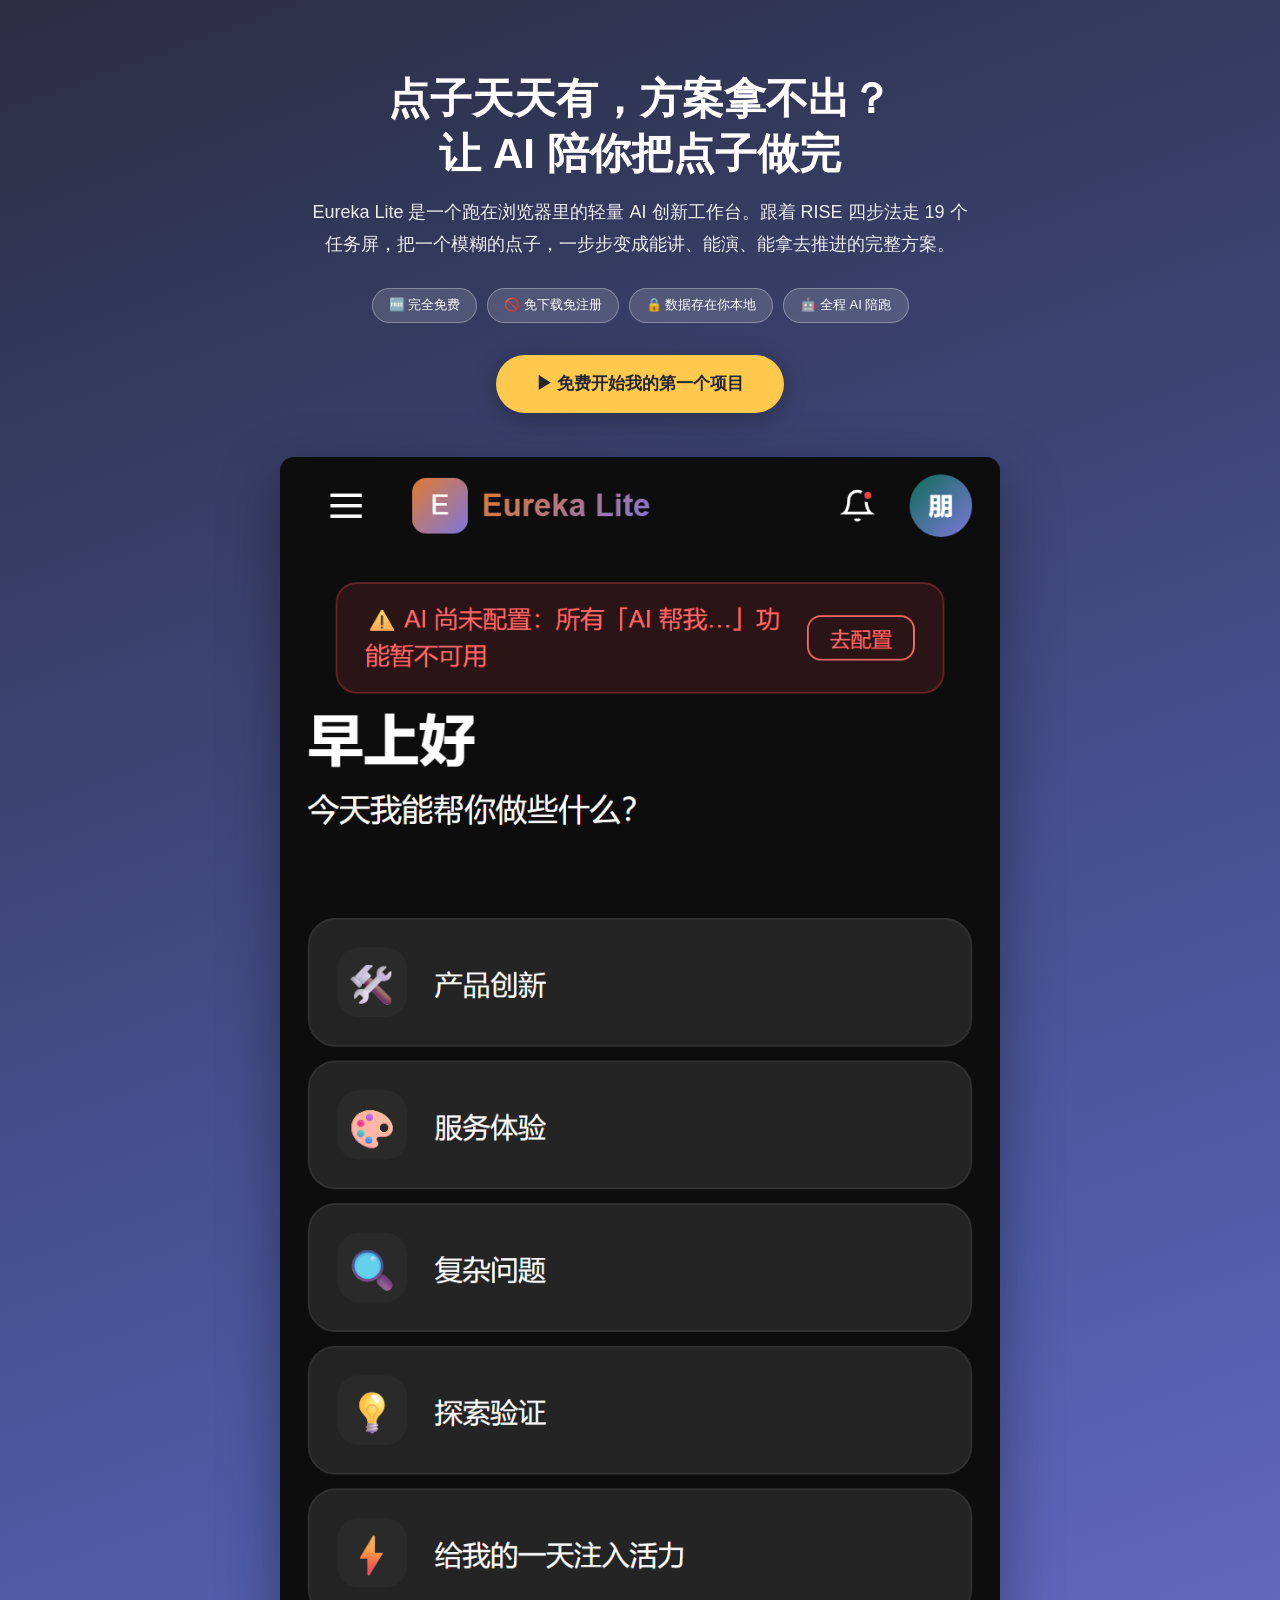
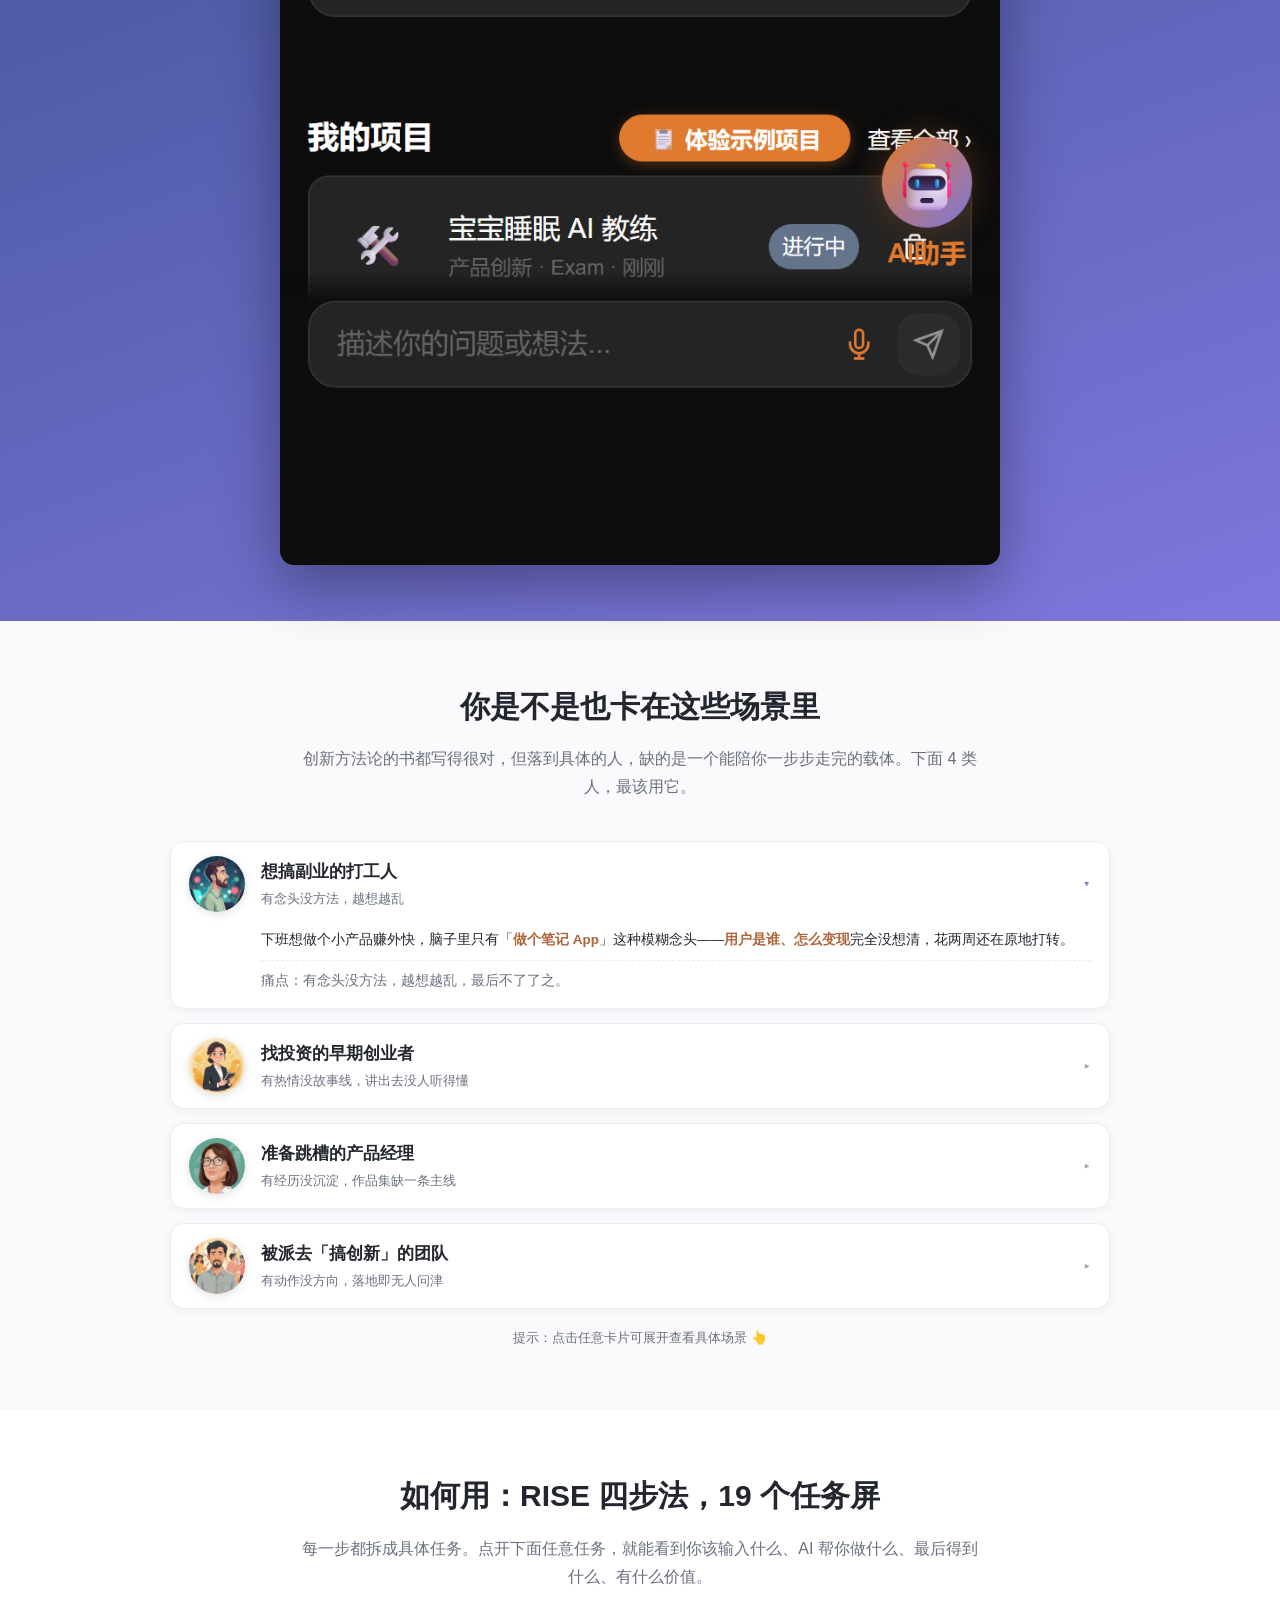
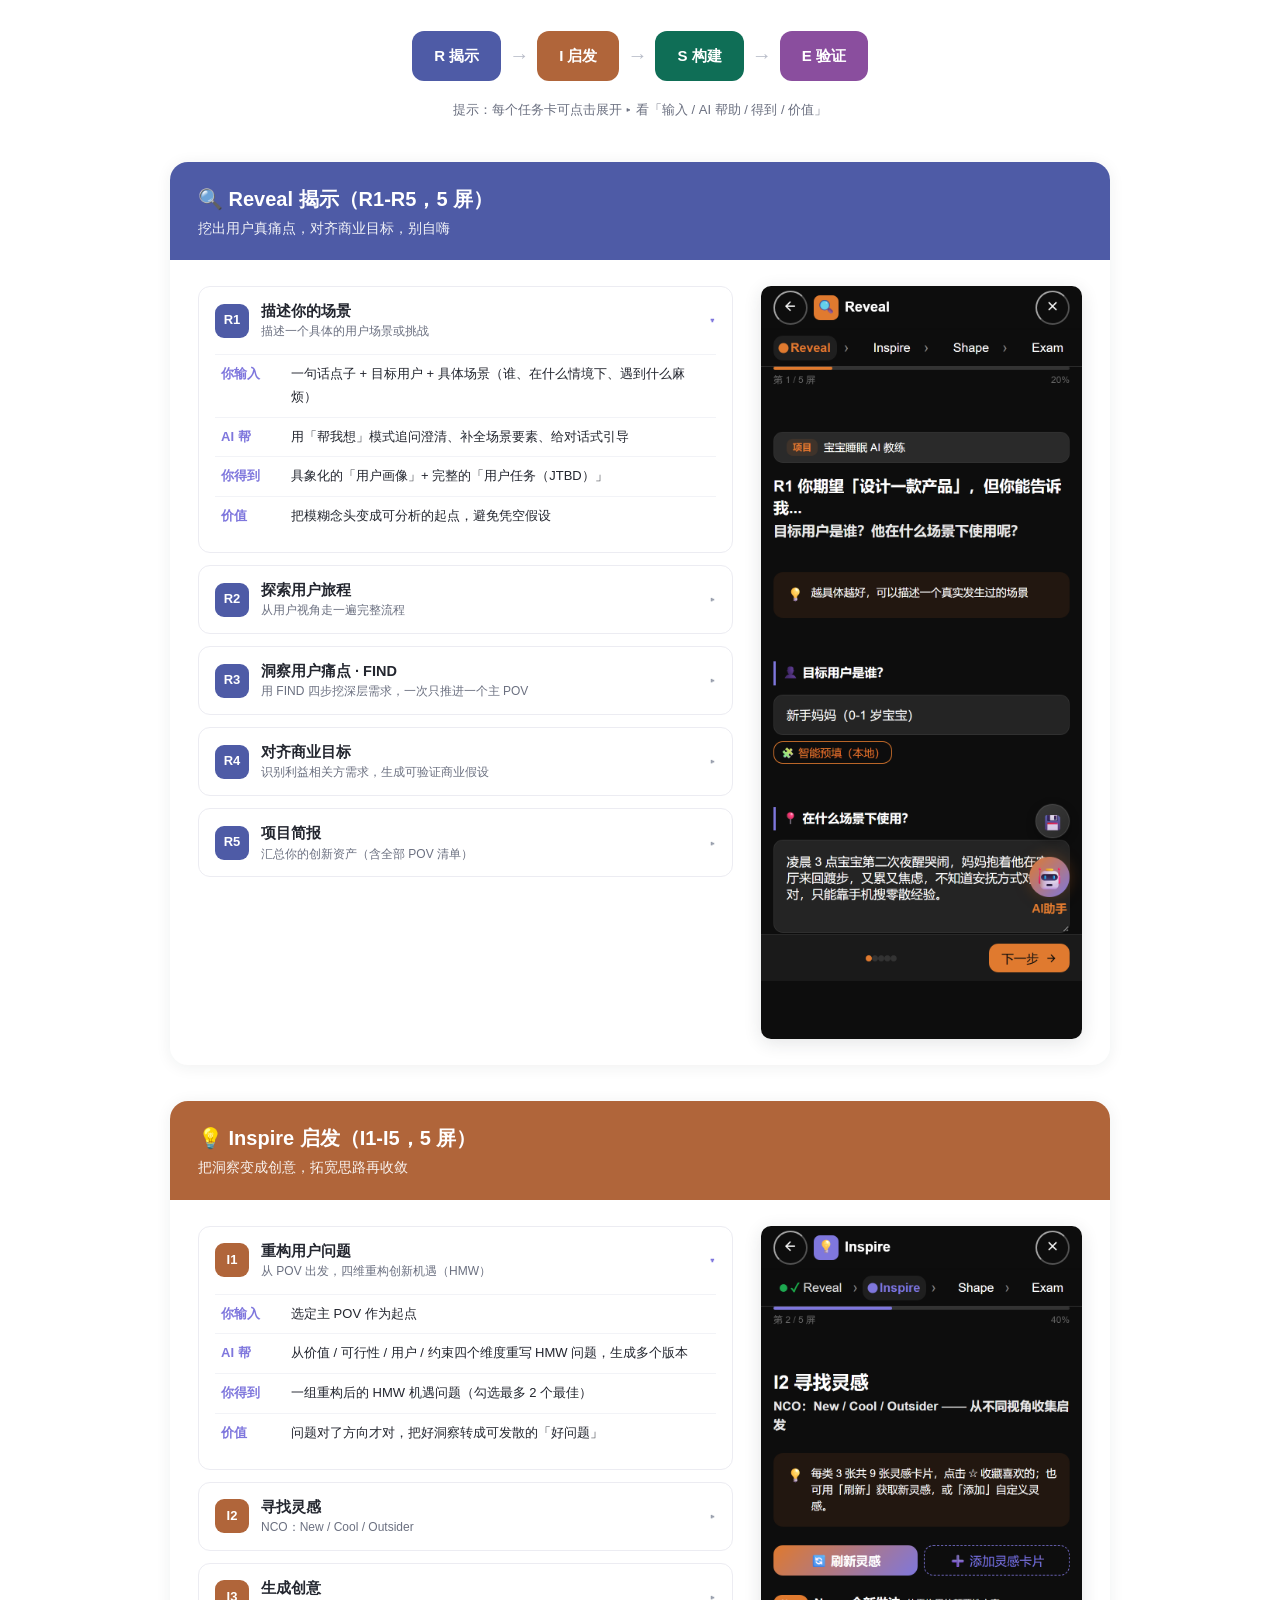
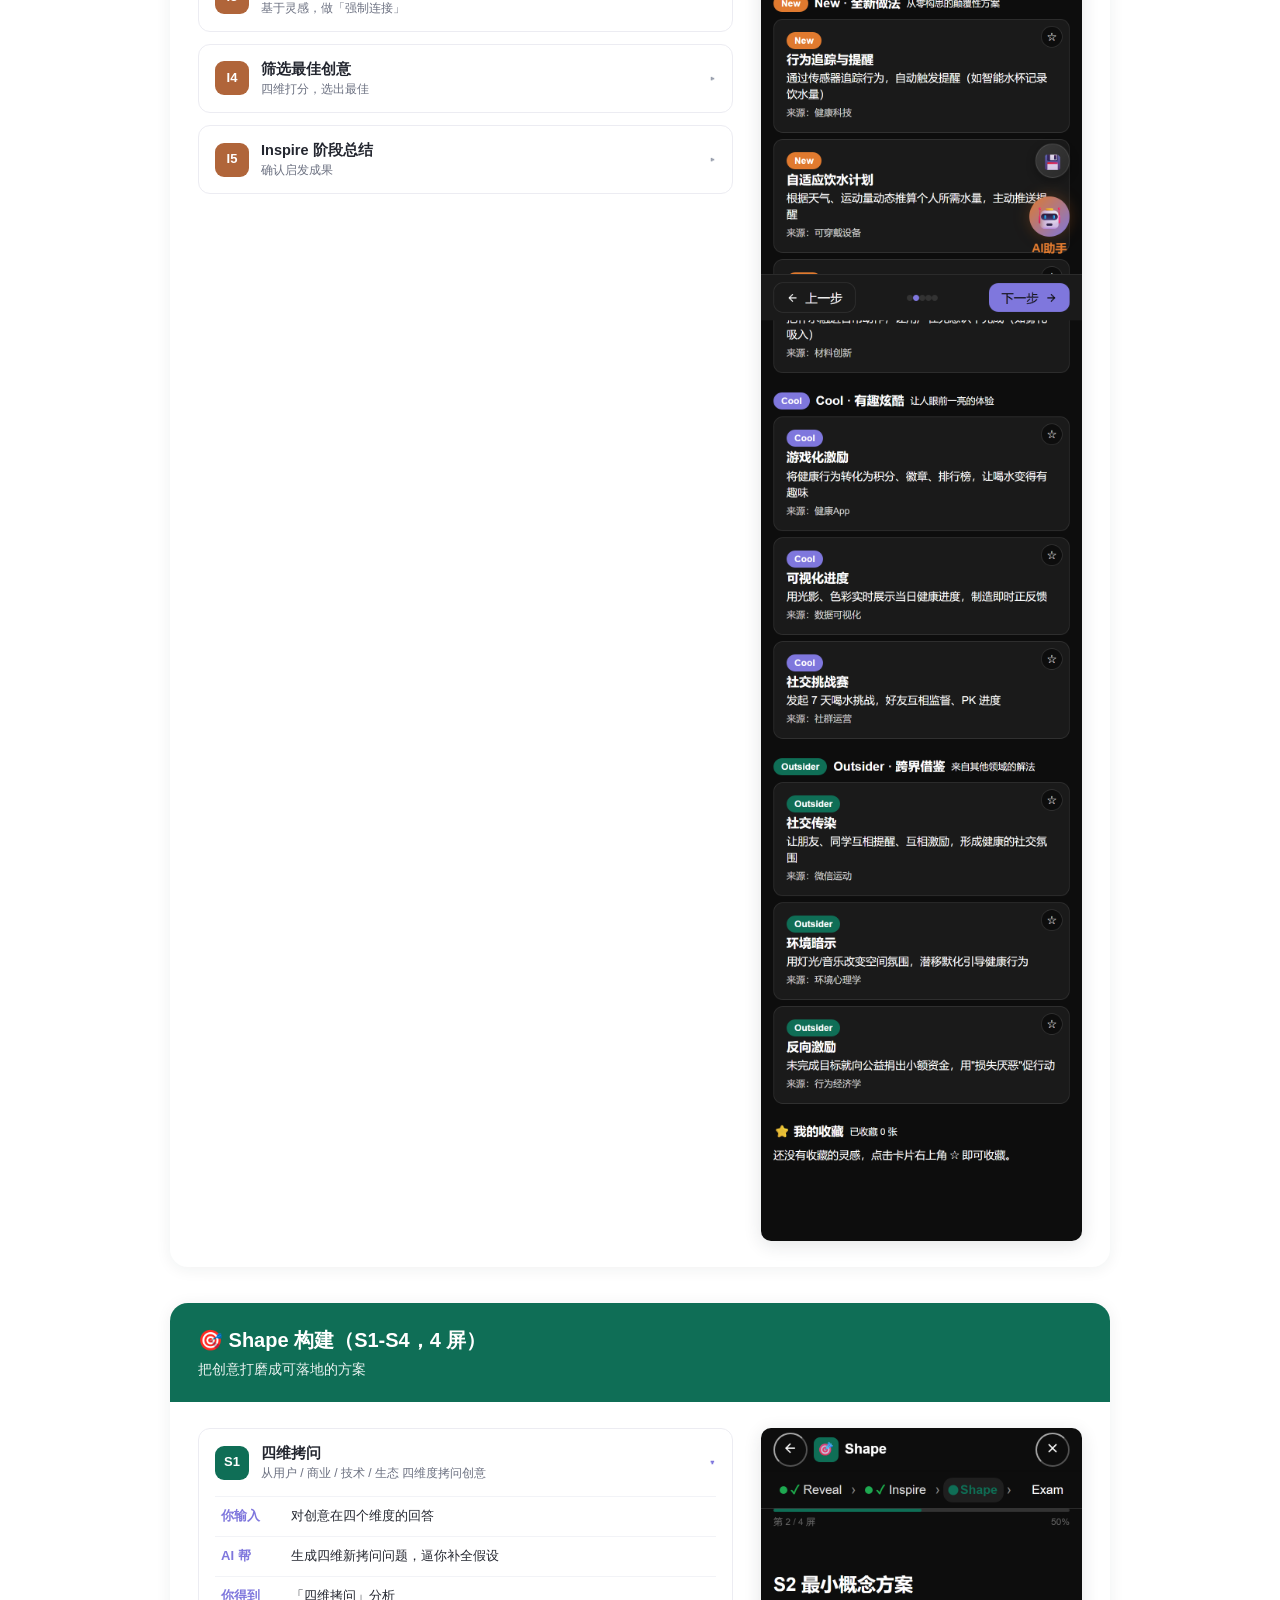
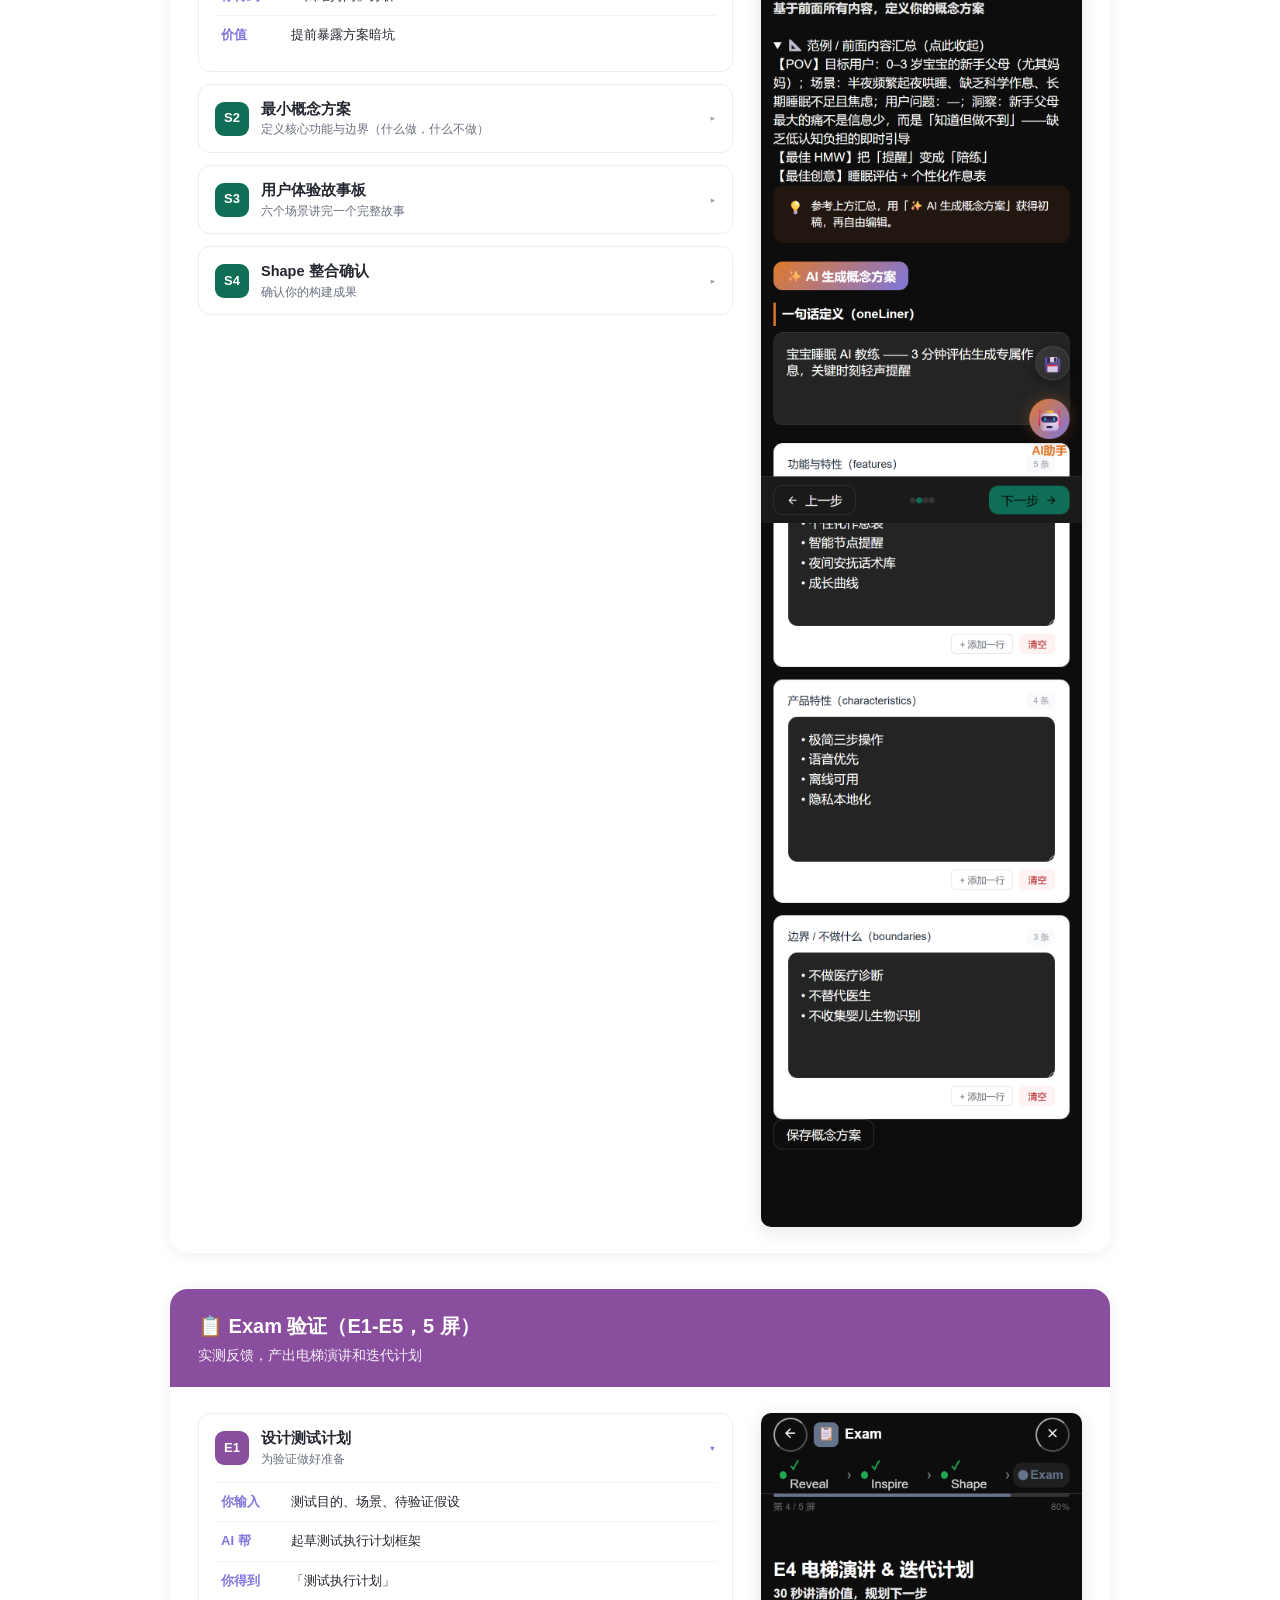
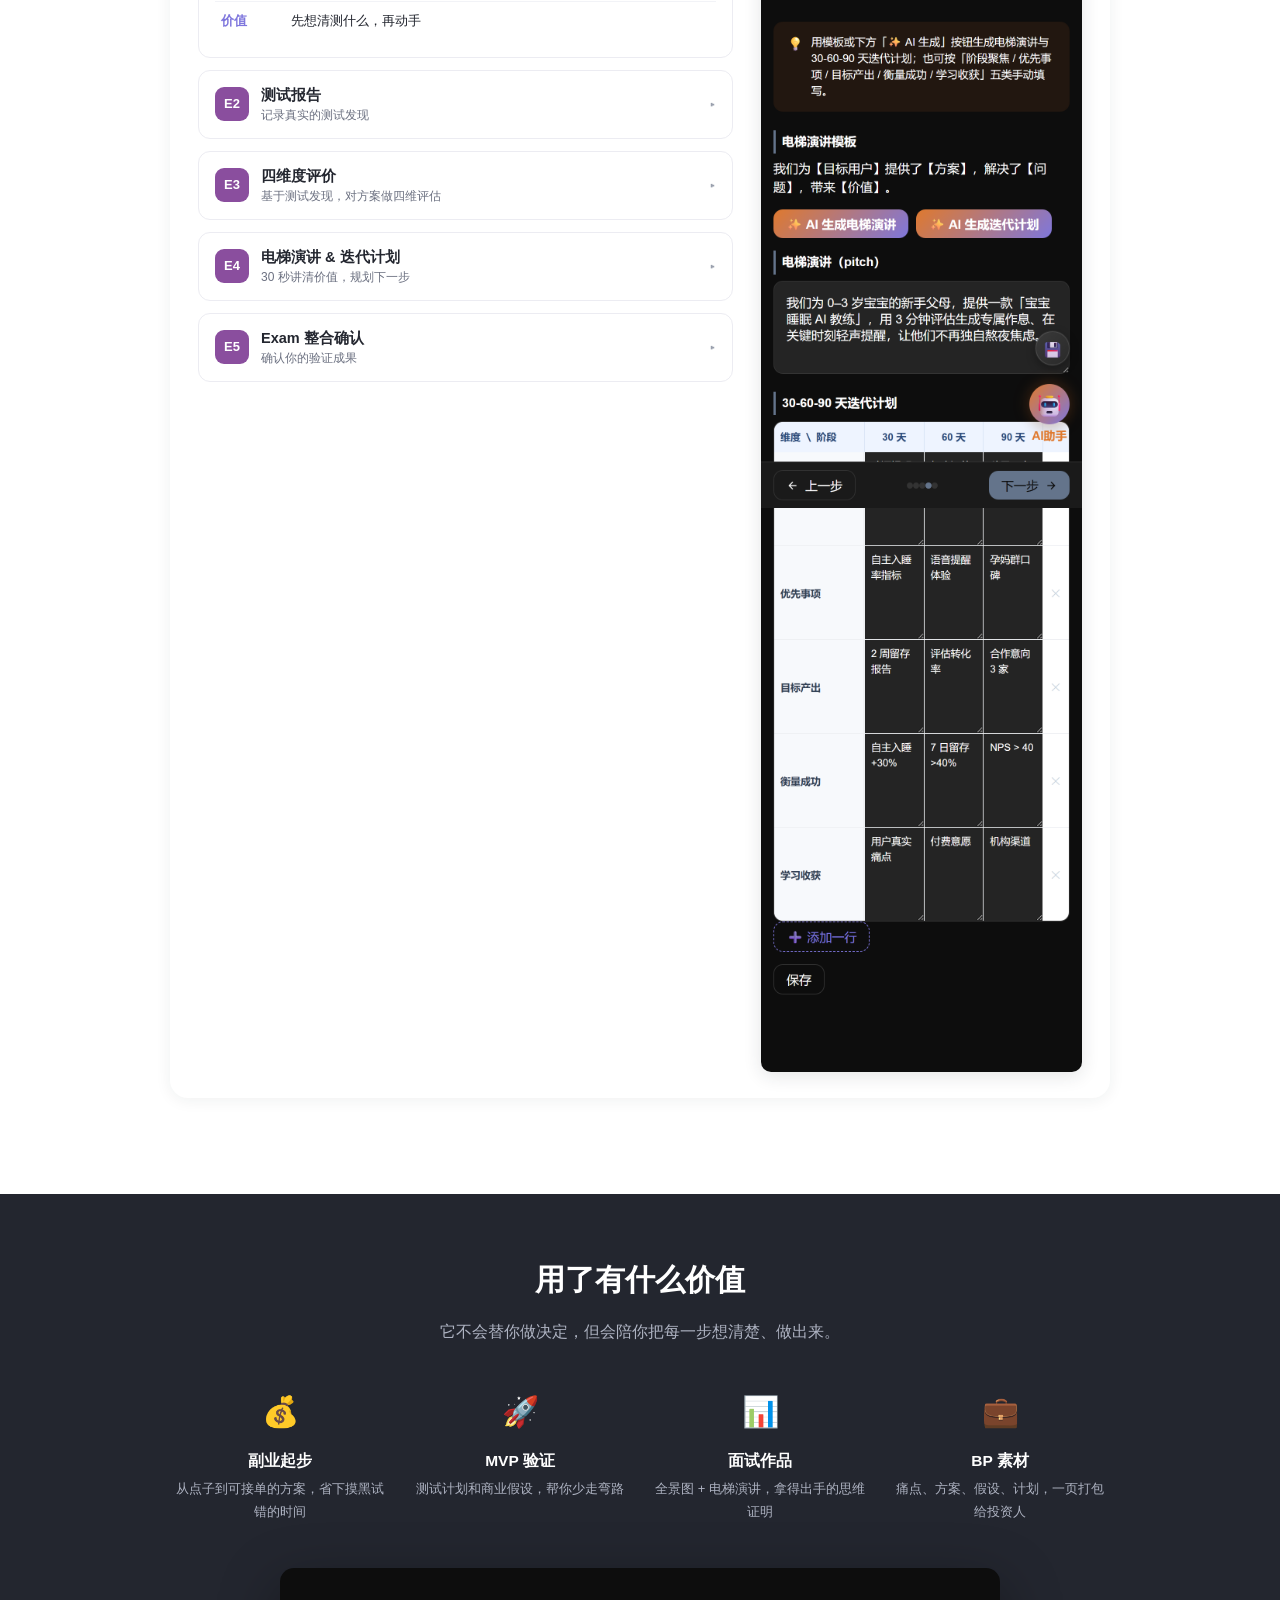
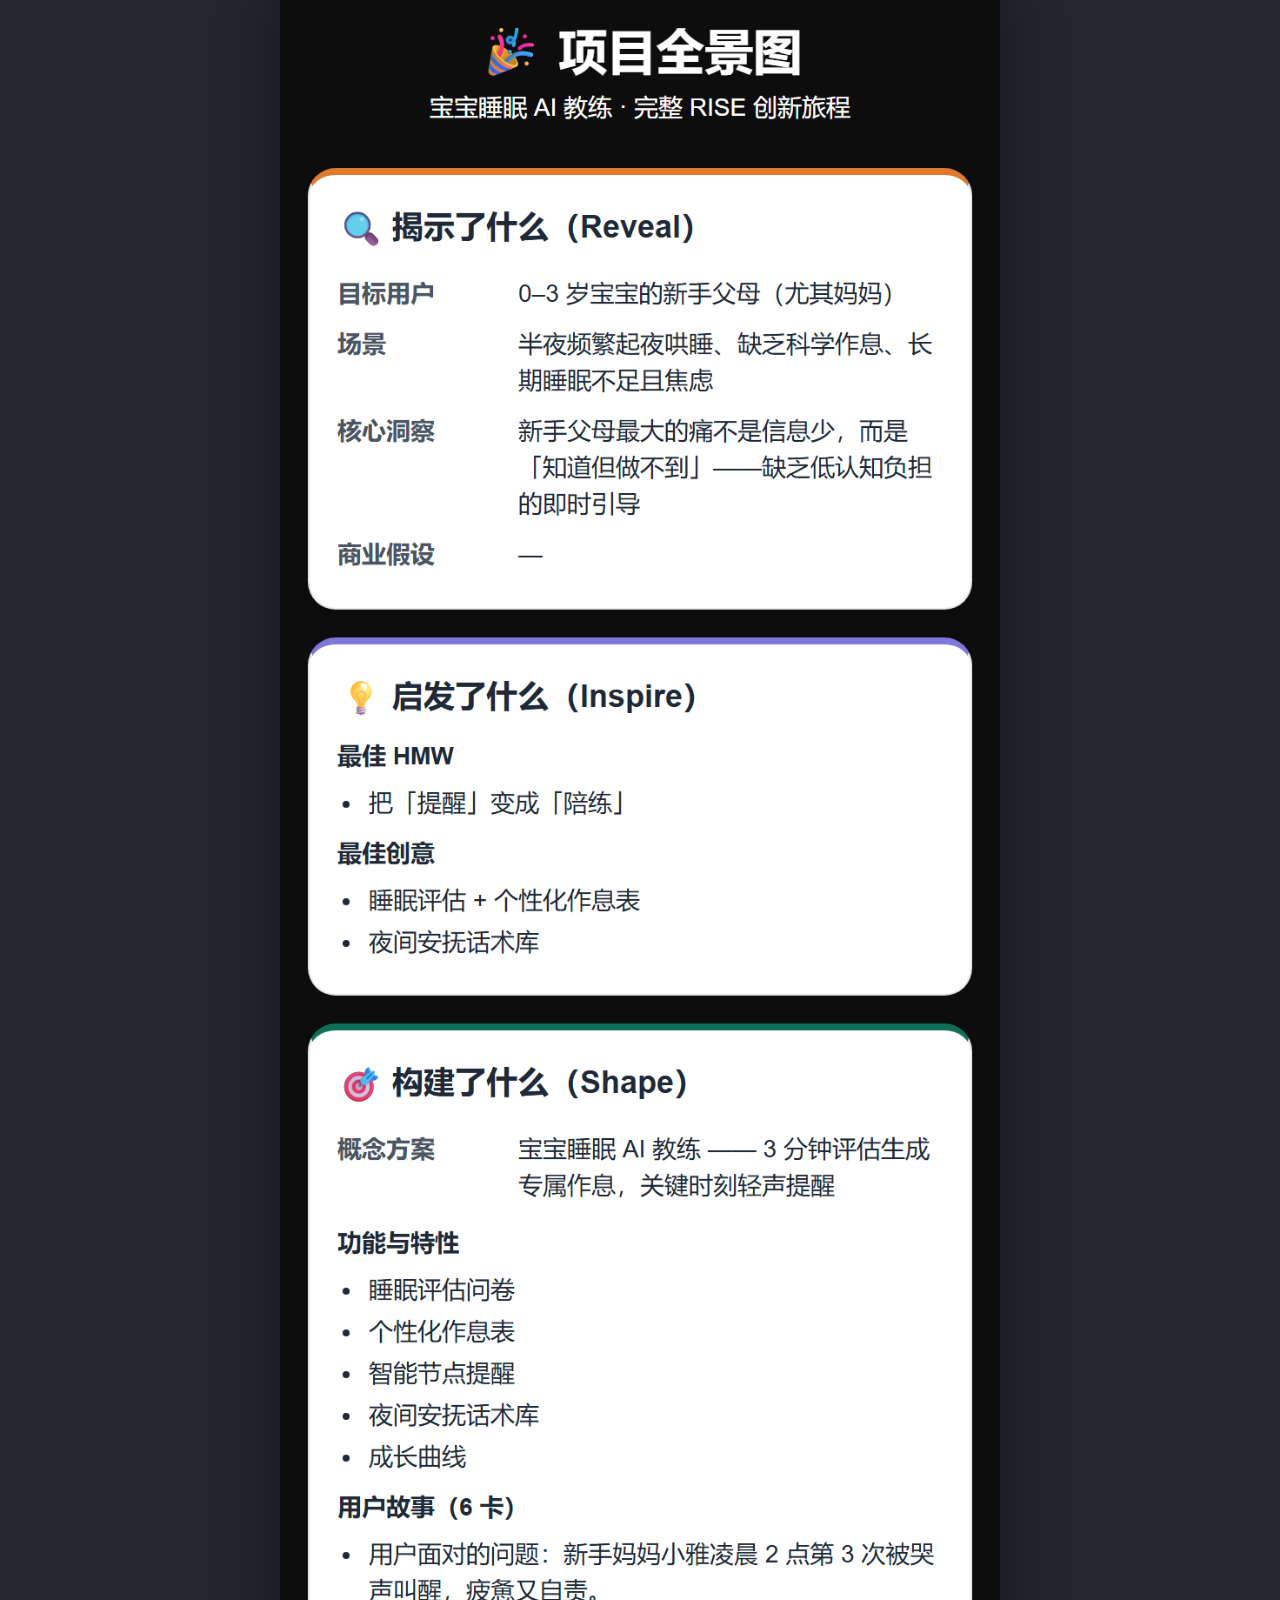
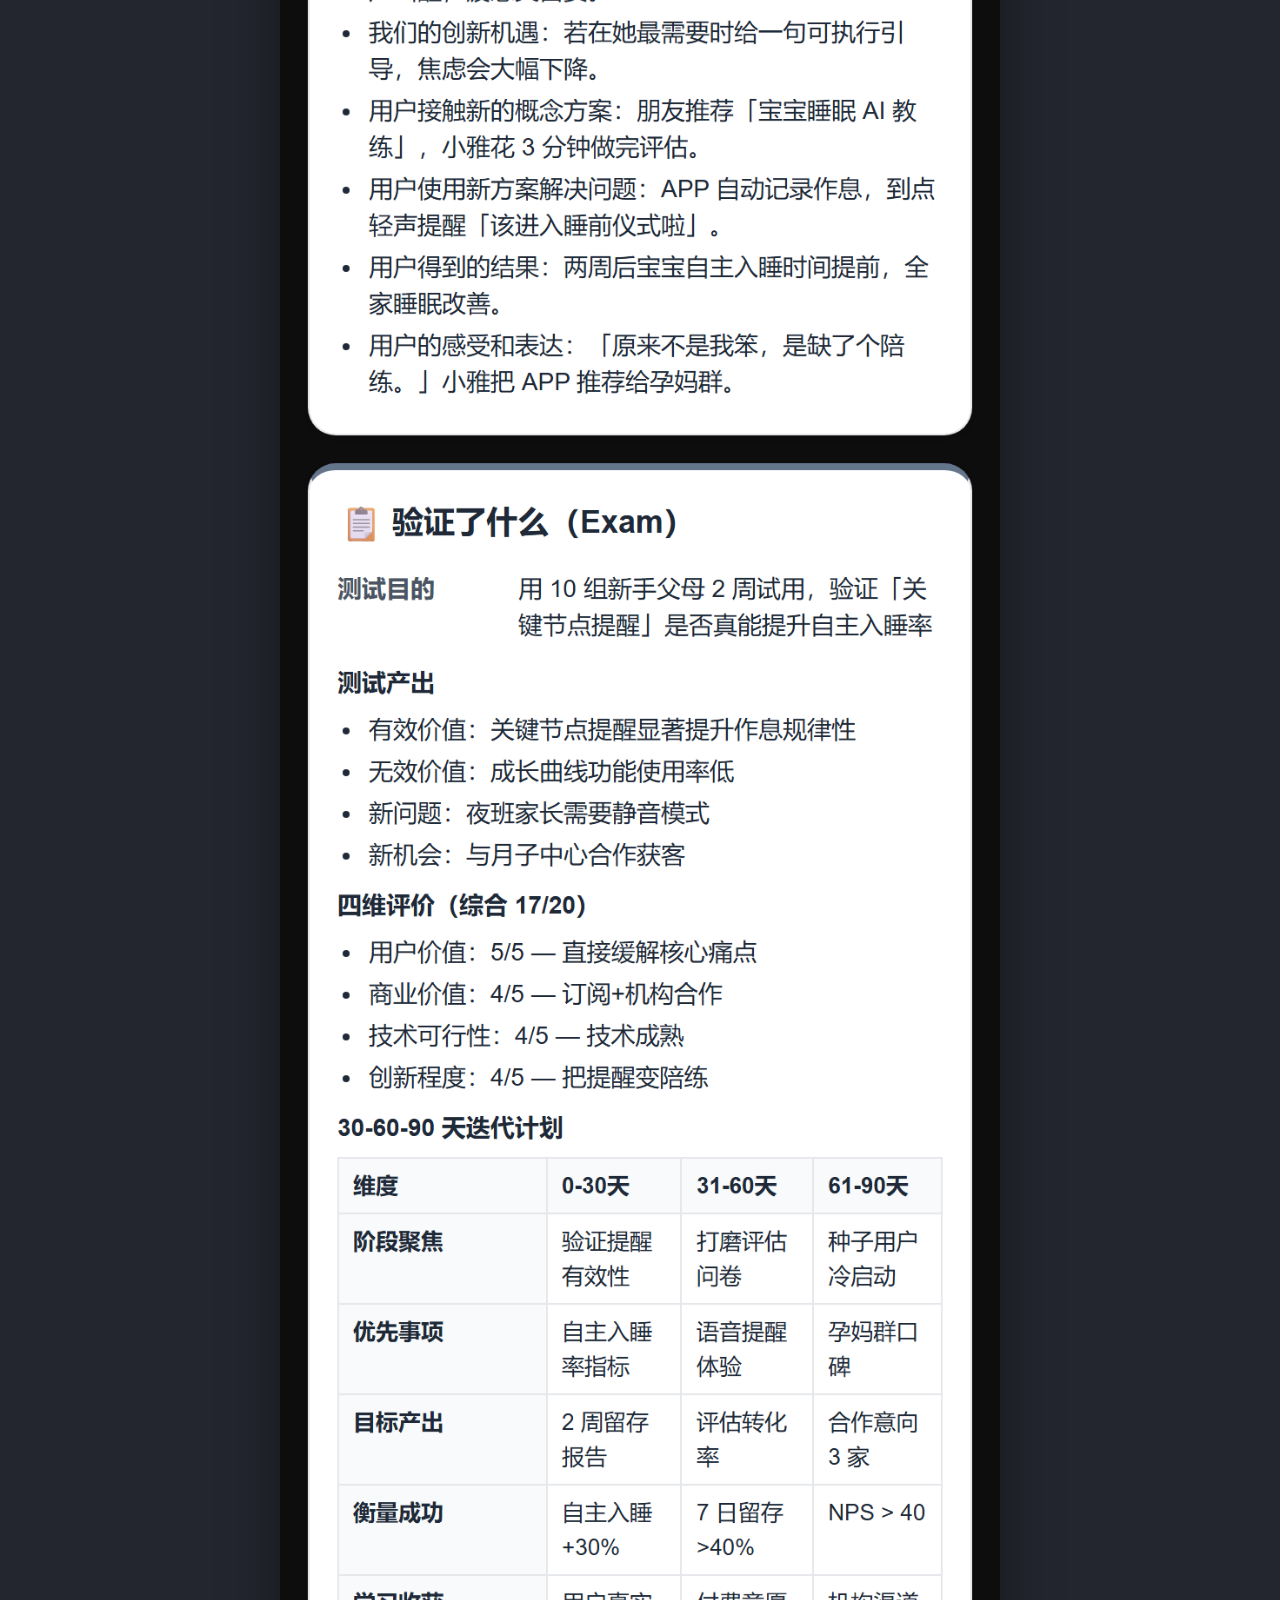
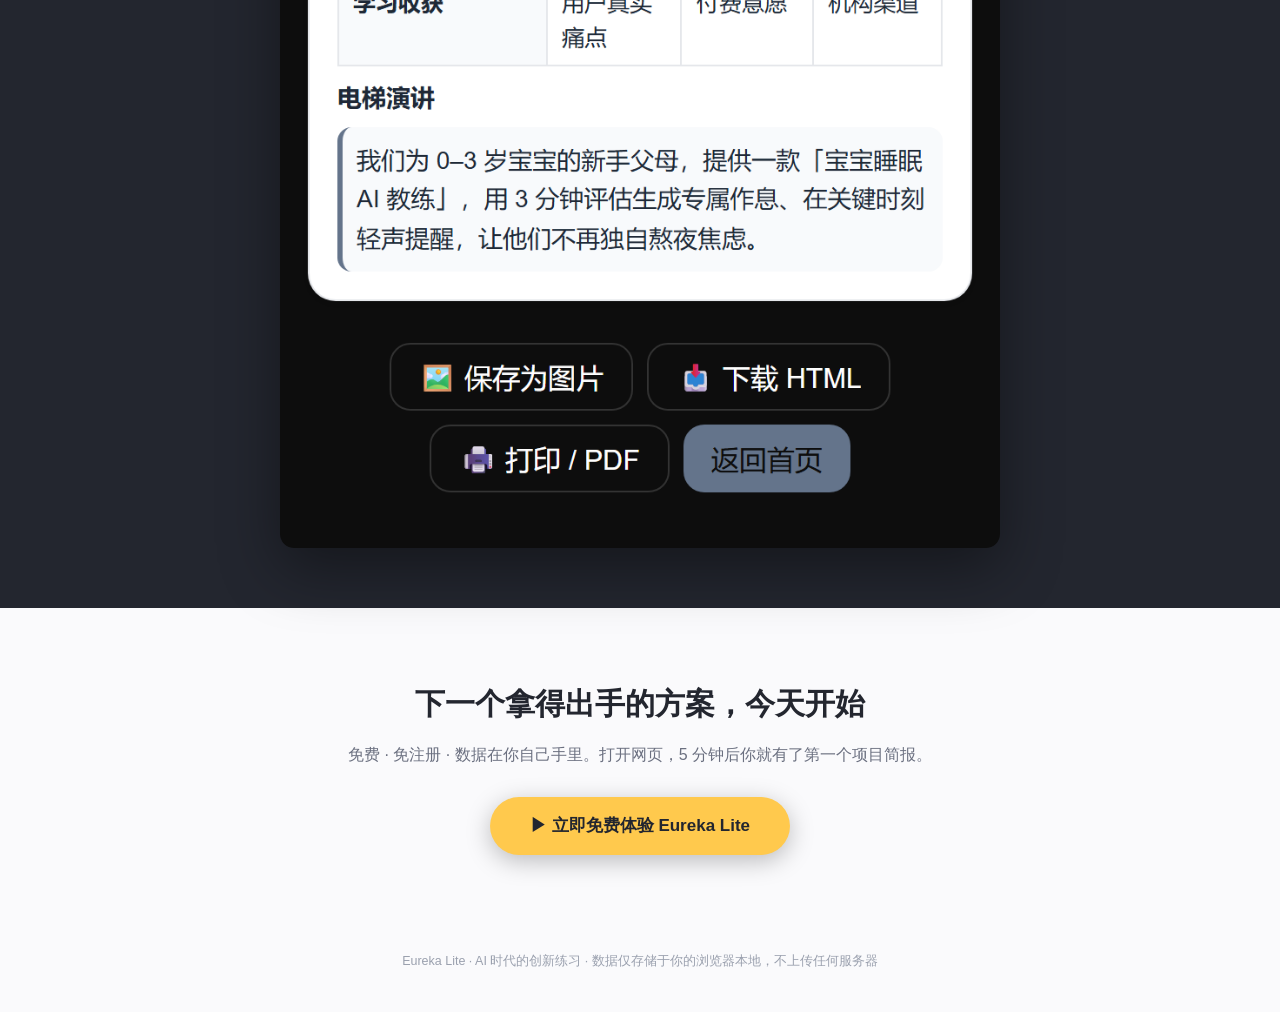
<file: landing.html>
<!DOCTYPE html>
<html lang="zh-CN">
<head>
<meta charset="UTF-8" />
<meta name="viewport" content="width=device-width, initial-scale=1.0" />
<title>Eureka Lite 产品全景介绍 · 从点子到拿得出手的方案</title>
<meta name="description" content="Eureka Lite 是一个免费、免注册的 AI 创新工作台。用 RISE 四步法把脑子里的点子一步步变成方案、电梯演讲和 30-60-90 天迭代计划。" />
<style>
  :root {
    --primary: #7F77DD;
    --reveal: #4E5BA6;
    --inspire: #B0653A;
    --shape: #0F6E56;
    --exam: #8A4E9E;
    --ink: #23262F;
    --muted: #6B7080;
    --bg: #FAFAFC;
  }
  * { margin: 0; padding: 0; box-sizing: border-box; }
  body { font-family: "PingFang SC", "Microsoft YaHei", -apple-system, sans-serif; color: var(--ink); background: var(--bg); line-height: 1.75; }
  img { max-width: 100%; display: block; }
  a { color: var(--primary); }
  .wrap { max-width: 980px; margin: 0 auto; padding: 0 20px; }

  /* Hero */
  .hero { background: linear-gradient(160deg, #2B2D42 0%, #4E5BA6 60%, #7F77DD 100%); color: #fff; padding: 72px 0 56px; text-align: center; }
  .hero h1 { font-size: clamp(26px, 5vw, 42px); line-height: 1.3; margin-bottom: 16px; }
  .hero p.sub { font-size: clamp(15px, 2.4vw, 18px); opacity: .92; max-width: 660px; margin: 0 auto 28px; }
  .hero .badges { display: flex; gap: 10px; justify-content: center; flex-wrap: wrap; margin-bottom: 32px; }
  .hero .badge { background: rgba(255,255,255,.14); border: 1px solid rgba(255,255,255,.3); border-radius: 999px; padding: 5px 16px; font-size: 13px; }
  .cta-btn { display: inline-block; background: #FFC94D; color: #23262F; font-weight: 800; font-size: 17px; padding: 14px 40px; border-radius: 999px; text-decoration: none; box-shadow: 0 6px 24px rgba(0,0,0,.25); transition: transform .15s; }
  .cta-btn:hover { transform: translateY(-2px); }
  .hero .shot { max-width: 720px; margin: 44px auto 0; border-radius: 14px; overflow: hidden; box-shadow: 0 20px 60px rgba(0,0,0,.35); }
  .hero .shot img { width: 100%; }

  /* Sections */
  section { padding: 60px 0; }
  h2.sec { font-size: clamp(22px, 4vw, 30px); text-align: center; margin-bottom: 12px; }
  p.sec-sub { text-align: center; color: var(--muted); max-width: 680px; margin: 0 auto 40px; }

  /* Who / scenarios — vertical accordion with avatars */
  .pacc { background: #fff; border: 1px solid #ECECF2; border-radius: 14px; margin-bottom: 14px; overflow: hidden; box-shadow: 0 2px 10px rgba(35,38,47,.05); }
  .pacc-head { display: flex; align-items: center; gap: 16px; padding: 14px 18px; cursor: pointer; user-select: none; }
  .pacc-head img.av { flex: none; width: 56px; height: 56px; border-radius: 50%; object-fit: cover; box-shadow: 0 2px 8px rgba(35,38,47,.15); }
  .pacc-head .t { flex: 1; min-width: 0; }
  .pacc-head .t h3 { font-size: 16.5px; margin: 0 0 2px; }
  .pacc-head .t p { font-size: 13px; color: var(--muted); margin: 0; }
  .pacc-head .chev { flex: none; color: #9AA0AE; font-size: 15px; transition: transform .2s; }
  .pacc.open .chev { transform: rotate(90deg); color: var(--primary); }
  .pacc-body { display: none; padding: 2px 18px 16px 90px; font-size: 13.5px; }
  .pacc.open .pacc-body { display: block; }
  @media (max-width: 520px) { .pacc-body { padding-left: 18px; } }
  .pacc-body .scene b { color: var(--inspire); }
  .pacc-body .pain { color: var(--muted); margin-top: 8px; border-top: 1px dashed #ECECF2; padding-top: 8px; }

  /* Flow */
  .flow { display: flex; gap: 8px; justify-content: center; align-items: center; flex-wrap: wrap; margin-bottom: 18px; }
  .flow .node { border-radius: 12px; padding: 12px 22px; color: #fff; font-weight: 700; font-size: 15px; }
  .flow .arrow { color: #B9BDC9; font-size: 20px; }
  .flow-hint { text-align: center; color: var(--muted); font-size: 13px; margin-bottom: 40px; }

  /* Module cards */
  .module { background: #fff; border-radius: 18px; box-shadow: 0 2px 16px rgba(35,38,47,.07); margin-bottom: 36px; overflow: hidden; }
  .module-head { color: #fff; padding: 20px 28px; }
  .module-head h3 { font-size: 20px; }
  .module-head p { font-size: 13.5px; opacity: .92; }
  .module-body { padding: 26px 28px; display: grid; grid-template-columns: 1.25fr .75fr; gap: 28px; align-items: start; }
  @media (max-width: 820px) { .module-body { grid-template-columns: 1fr; } }
  .module-body .shot { border-radius: 10px; overflow: hidden; box-shadow: 0 4px 18px rgba(35,38,47,.12); position: sticky; top: 16px; }
  .module-body .shot img { width: 100%; }
  @media (max-width: 820px) { .module-body .shot { position: static; order: -1; } }

  /* Accordion task */
  .acc { border: 1px solid #ECECF2; border-radius: 12px; margin-bottom: 12px; overflow: hidden; background: #fff; }
  .acc-head { display: flex; align-items: center; gap: 12px; padding: 14px 16px; cursor: pointer; user-select: none; }
  .acc-head .num { flex: none; width: 34px; height: 34px; border-radius: 9px; display: flex; align-items: center; justify-content: center; font-weight: 800; font-size: 13px; color: #fff; }
  .acc-head .t { font-weight: 700; font-size: 14.5px; flex: 1; line-height: 1.4; }
  .acc-head .t small { display: block; font-weight: 500; font-size: 12px; color: var(--muted); margin-top: 2px; }
  .acc-head .chev { flex: none; color: #9AA0AE; font-size: 14px; transition: transform .2s; }
  .acc.open .chev { transform: rotate(90deg); color: var(--primary); }
  .acc-body { display: none; padding: 0 16px 16px; }
  .acc.open .acc-body { display: block; }
  .acc-body table { width: 100%; border-collapse: collapse; font-size: 13px; }
  .acc-body td { padding: 8px 6px; border-top: 1px solid #F2F3F7; vertical-align: top; }
  .acc-body td.k { font-weight: 800; white-space: nowrap; width: 70px; color: var(--primary); }
  .acc-body td.v { color: var(--ink); }

  /* Value strip */
  .values { background: #23262F; color: #fff; }
  .value-grid { display: grid; grid-template-columns: repeat(auto-fit, minmax(200px, 1fr)); gap: 20px; margin-top: 34px; }
  .value { text-align: center; }
  .value .ico { font-size: 30px; }
  .value h4 { margin: 8px 0 4px; font-size: 15.5px; }
  .value p { font-size: 13px; color: #AEB3C2; }
  .values .shot { max-width: 720px; margin: 44px auto 0; border-radius: 14px; overflow: hidden; box-shadow: 0 20px 60px rgba(0,0,0,.4); }
  .values .shot img { width: 100%; }

  /* Final CTA */
  .final { text-align: center; padding: 70px 0; }
  .final h2 { font-size: clamp(22px, 4vw, 30px); margin-bottom: 10px; }
  .final p { color: var(--muted); margin-bottom: 28px; }
  footer { text-align: center; padding: 26px 0 40px; color: #9AA0AE; font-size: 12.5px; }
</style>
</head>
<body>

<!-- ============ HERO ============ -->
<div class="hero">
  <div class="wrap">
    <h1>点子天天有，方案拿不出？<br/>让 AI 陪你把点子做完</h1>
    <p class="sub">Eureka Lite 是一个跑在浏览器里的轻量 AI 创新工作台。跟着 RISE 四步法走 19 个任务屏，把一个模糊的点子，一步步变成能讲、能演、能拿去推进的完整方案。</p>
    <div class="badges">
      <span class="badge">🆓 完全免费</span>
      <span class="badge">🚫 免下载免注册</span>
      <span class="badge">🔒 数据存在你本地</span>
      <span class="badge">🤖 全程 AI 陪跑</span>
    </div>
    <a class="cta-btn" href="index.html">▶ 免费开始我的第一个项目</a>
    <div class="shot"><img src="assets/screenshots/real-home.png" alt="Eureka Lite 首页真实截图" /></div>
  </div>
</div>

<!-- ============ WHO / SCENARIOS ============ -->
<section>
  <div class="wrap">
    <h2 class="sec">你是不是也卡在这些场景里</h2>
    <p class="sec-sub">创新方法论的书都写得很对，但落到具体的人，缺的是一个能陪你一步步走完的载体。下面 4 类人，最该用它。</p>
    <div>
      <div class="pacc open">
        <div class="pacc-head">
          <img class="av" src="assets/avatars/avatar-worker.png" alt="想搞副业的打工人头像" />
          <span class="t"><h3>想搞副业的打工人</h3><p>有念头没方法，越想越乱</p></span>
          <span class="chev">▸</span>
        </div>
        <div class="pacc-body">
          <div class="scene">下班想做个小产品赚外快，脑子里只有「<b>做个笔记 App</b>」这种模糊念头——<b>用户是谁、怎么变现</b>完全没想清，花两周还在原地打转。</div>
          <div class="pain">痛点：有念头没方法，越想越乱，最后不了了之。</div>
        </div>
      </div>
      <div class="pacc">
        <div class="pacc-head">
          <img class="av" src="assets/avatars/avatar-founder.png" alt="找投资的早期创业者头像" />
          <span class="t"><h3>找投资的早期创业者</h3><p>有热情没故事线，讲出去没人听得懂</p></span>
          <span class="chev">▸</span>
        </div>
        <div class="pacc-body">
          <div class="scene">有个点子想拉合伙人或找钱，但讲不清「<b>解决什么真问题、为什么是你</b>」。BP 写三页全是功能罗列，投资人看完不知道价值在哪。</div>
          <div class="pain">痛点：有热情没故事线，讲出去没人听得懂。</div>
        </div>
      </div>
      <div class="pacc">
        <div class="pacc-head">
          <img class="av" src="assets/avatars/avatar-pm.png" alt="准备跳槽的产品经理头像" />
          <span class="t"><h3>准备跳槽的产品经理</h3><p>有经历没沉淀，作品集缺一条主线</p></span>
          <span class="chev">▸</span>
        </div>
        <div class="pacc-body">
          <div class="scene">想做份拿得出手的作品集证明创新能力，但零散想法收不成「<b>洞察 → 方案 → 演讲</b>」的完整链路，面试时只能干讲。</div>
          <div class="pain">痛点：有经历没沉淀，作品集缺一条主线。</div>
        </div>
      </div>
      <div class="pacc">
        <div class="pacc-head">
          <img class="av" src="assets/avatars/avatar-team.png" alt="被派去搞创新的团队负责人头像" />
          <span class="t"><h3>被派去「搞创新」的团队</h3><p>有动作没方向，落地即无人问津</p></span>
          <span class="chev">▸</span>
        </div>
        <div class="pacc-body">
          <div class="scene">老板一句「搞点创新」，团队自嗨式脑暴一堆点子，<b>没挖到用户真痛点</b>，做出来没人用，KPI 却压着要产出。</div>
          <div class="pain">痛点：有动作没方向，落地即无人问津。</div>
        </div>
      </div>
    </div>
    <p class="sec-sub" style="margin:18px auto 0; font-size:13px;">提示：点击任意卡片可展开查看具体场景 👆</p>
  </div>
</section>

<!-- ============ HOW / FLOW ============ -->
<section style="background:#fff;">
  <div class="wrap">
    <h2 class="sec">如何用：RISE 四步法，19 个任务屏</h2>
    <p class="sec-sub">每一步都拆成具体任务。点开下面任意任务，就能看到你该输入什么、AI 帮你做什么、最后得到什么、有什么价值。</p>
    <div class="flow">
      <span class="node" style="background:var(--reveal);">R 揭示</span><span class="arrow">→</span>
      <span class="node" style="background:var(--inspire);">I 启发</span><span class="arrow">→</span>
      <span class="node" style="background:var(--shape);">S 构建</span><span class="arrow">→</span>
      <span class="node" style="background:var(--exam);">E 验证</span>
    </div>
    <p class="flow-hint">提示：每个任务卡可点击展开 ▸ 看「输入 / AI 帮助 / 得到 / 价值」</p>

    <!-- Reveal -->
    <div class="module">
      <div class="module-head" style="background:var(--reveal);">
        <h3>🔍 Reveal 揭示（R1-R5，5 屏）</h3>
        <p>挖出用户真痛点，对齐商业目标，别自嗨</p>
      </div>
      <div class="module-body">
        <div>
          <div class="acc open">
            <div class="acc-head"><span class="num" style="background:var(--reveal);">R1</span><span class="t">描述你的场景<small>描述一个具体的用户场景或挑战</small></span><span class="chev">▸</span></div>
            <div class="acc-body"><table>
              <tr><td class="k">你输入</td><td class="v">一句话点子 + 目标用户 + 具体场景（谁、在什么情境下、遇到什么麻烦）</td></tr>
              <tr><td class="k">AI 帮</td><td class="v">用「帮我想」模式追问澄清、补全场景要素、给对话式引导</td></tr>
              <tr><td class="k">你得到</td><td class="v">具象化的「用户画像」+ 完整的「用户任务（JTBD）」</td></tr>
              <tr><td class="k">价值</td><td class="v">把模糊念头变成可分析的起点，避免凭空假设</td></tr>
            </table></div>
          </div>
          <div class="acc">
            <div class="acc-head"><span class="num" style="background:var(--reveal);">R2</span><span class="t">探索用户旅程<small>从用户视角走一遍完整流程</small></span><span class="chev">▸</span></div>
            <div class="acc-body"><table>
              <tr><td class="k">你输入</td><td class="v">用户在接触前 → 使用 → 离开后 各阶段的关键动作</td></tr>
              <tr><td class="k">AI 帮</td><td class="v">提示关键触点、标注体验断裂点、补充你没想到的中间环节</td></tr>
              <tr><td class="k">你得到</td><td class="v">完整的「用户旅程地图」+ 关键触点发现</td></tr>
              <tr><td class="k">价值</td><td class="v">定位用户在哪一步最痛，为后面挖需求锚定位置</td></tr>
            </table></div>
          </div>
          <div class="acc">
            <div class="acc-head"><span class="num" style="background:var(--reveal);">R3</span><span class="t">洞察用户痛点 · FIND<small>用 FIND 四步挖深层需求，一次只推进一个主 POV</small></span><span class="chev">▸</span></div>
            <div class="acc-body"><table>
              <tr><td class="k">你输入</td><td class="v">逐屏填 Fact(事实)→Interpret(解释)→Need(需求)→Distill(凝练)；可开多个发现，每次只推进一个「主 POV」，其余暂存</td></tr>
              <tr><td class="k">AI 帮</td><td class="v">每步给示例与追问，帮你从现象挖到深层需求；把多个发现的 POV 标记为「主 POV」或「暂存」</td></tr>
              <tr><td class="k">你得到</td><td class="v">经 FIND 推导的 POV 洞察（一句话讲清用户真需求）+ 全部 POV 清单</td></tr>
              <tr><td class="k">价值</td><td class="v">区分「自嗨需求」和「真需求」，主线一次只专注一条</td></tr>
            </table></div>
          </div>
          <div class="acc">
            <div class="acc-head"><span class="num" style="background:var(--reveal);">R4</span><span class="t">对齐商业目标<small>识别利益相关方需求，生成可验证商业假设</small></span><span class="chev">▸</span></div>
            <div class="acc-body"><table>
              <tr><td class="k">你输入</td><td class="v">浏览 AI 给出的利益相关方，对每条需求打分做反馈</td></tr>
              <tr><td class="k">AI 帮</td><td class="v">调用大模型识别 4 类利益相关方及其与主题强相关的具体需求（12 分制），并基于洞察生成可验证商业假设</td></tr>
              <tr><td class="k">你得到</td><td class="v">利益相关方需求矩阵 + 商业价值假设</td></tr>
              <tr><td class="k">价值</td><td class="v">提前看清谁支持谁反对、假设是否站得住</td></tr>
            </table></div>
          </div>
          <div class="acc">
            <div class="acc-head"><span class="num" style="background:var(--reveal);">R5</span><span class="t">项目简报<small>汇总你的创新资产（含全部 POV 清单）</small></span><span class="chev">▸</span></div>
            <div class="acc-body"><table>
              <tr><td class="k">你输入</td><td class="v">查看 / 微调各模块汇总（可编辑洞察、场景、假设）</td></tr>
              <tr><td class="k">AI 帮</td><td class="v">自动聚合 Reveal 全部创新资产成结构化简报</td></tr>
              <tr><td class="k">你得到</td><td class="v">一页「项目简报」（含全部 POV 清单与状态）</td></tr>
              <tr><td class="k">价值</td><td class="v">阶段收口，沉淀可复用的创新资产</td></tr>
            </table></div>
          </div>
        </div>
        <div class="shot"><img src="assets/screenshots/real-reveal-1.png" alt="Reveal R1 场景描述界面真实截图" /></div>
      </div>
    </div>

    <!-- Inspire -->
    <div class="module">
      <div class="module-head" style="background:var(--inspire);">
        <h3>💡 Inspire 启发（I1-I5，5 屏）</h3>
        <p>把洞察变成创意，拓宽思路再收敛</p>
      </div>
      <div class="module-body">
        <div>
          <div class="acc open">
            <div class="acc-head"><span class="num" style="background:var(--inspire);">I1</span><span class="t">重构用户问题<small>从 POV 出发，四维重构创新机遇（HMW）</small></span><span class="chev">▸</span></div>
            <div class="acc-body"><table>
              <tr><td class="k">你输入</td><td class="v">选定主 POV 作为起点</td></tr>
              <tr><td class="k">AI 帮</td><td class="v">从价值 / 可行性 / 用户 / 约束四个维度重写 HMW 问题，生成多个版本</td></tr>
              <tr><td class="k">你得到</td><td class="v">一组重构后的 HMW 机遇问题（勾选最多 2 个最佳）</td></tr>
              <tr><td class="k">价值</td><td class="v">问题对了方向才对，把好洞察转成可发散的「好问题」</td></tr>
            </table></div>
          </div>
          <div class="acc">
            <div class="acc-head"><span class="num" style="background:var(--inspire);">I2</span><span class="t">寻找灵感<small>NCO：New / Cool / Outsider</small></span><span class="chev">▸</span></div>
            <div class="acc-body"><table>
              <tr><td class="k">你输入</td><td class="v">收藏 / 添加你觉得对的灵感卡</td></tr>
              <tr><td class="k">AI 帮</td><td class="v">用 NCO 法（新趋势 / 跨界 / 外行视角）生成 9 张灵感卡，跳出定势</td></tr>
              <tr><td class="k">你得到</td><td class="v">多维度「灵感库」</td></tr>
              <tr><td class="k">价值</td><td class="v">打破思维惯性，给创意找原料</td></tr>
            </table></div>
          </div>
          <div class="acc">
            <div class="acc-head"><span class="num" style="background:var(--inspire);">I3</span><span class="t">生成创意<small>基于灵感，做「强制连接」</small></span><span class="chev">▸</span></div>
            <div class="acc-body"><table>
              <tr><td class="k">你输入</td><td class="v">选定 HMW + 挑选灵感卡</td></tr>
              <tr><td class="k">AI 帮</td><td class="v">做「强制连接」，把 HMW 和灵感交叉碰撞，生成大量创意点子</td></tr>
              <tr><td class="k">你得到</td><td class="v">大量「创意点子」</td></tr>
              <tr><td class="k">价值</td><td class="v">从「只有一个想法」变「有一组可选方向」</td></tr>
            </table></div>
          </div>
          <div class="acc">
            <div class="acc-head"><span class="num" style="background:var(--inspire);">I4</span><span class="t">筛选最佳创意<small>四维打分，选出最佳</small></span><span class="chev">▸</span></div>
            <div class="acc-body"><table>
              <tr><td class="k">你输入</td><td class="v">对候选创意做四维（可行性 / 用户价值 / 商业价值 / 创新度）打分与判断</td></tr>
              <tr><td class="k">AI 帮</td><td class="v">陪你想（头脑风暴 / 挑刺 / 查资料），指出盲点</td></tr>
              <tr><td class="k">你得到</td><td class="v">「最佳创意」及选择理由</td></tr>
              <tr><td class="k">价值</td><td class="v">不只多，还要知道为什么选它</td></tr>
            </table></div>
          </div>
          <div class="acc">
            <div class="acc-head"><span class="num" style="background:var(--inspire);">I5</span><span class="t">Inspire 阶段总结<small>确认启发成果</small></span><span class="chev">▸</span></div>
            <div class="acc-body"><table>
              <tr><td class="k">你输入</td><td class="v">确认最佳 HMW 与最佳创意</td></tr>
              <tr><td class="k">AI 帮</td><td class="v">自动汇总 Inspire 成果</td></tr>
              <tr><td class="k">你得到</td><td class="v">Inspire 阶段总结（衔接 Shape）</td></tr>
              <tr><td class="k">价值</td><td class="v">收敛决策，带着理由进入构建</td></tr>
            </table></div>
          </div>
        </div>
        <div class="shot"><img src="assets/screenshots/real-inspire-2.png" alt="灵感卡片界面截图" /></div>
      </div>
    </div>

    <!-- Shape -->
    <div class="module">
      <div class="module-head" style="background:var(--shape);">
        <h3>🎯 Shape 构建（S1-S4，4 屏）</h3>
        <p>把创意打磨成可落地的方案</p>
      </div>
      <div class="module-body">
        <div>
          <div class="acc open">
            <div class="acc-head"><span class="num" style="background:var(--shape);">S1</span><span class="t">四维拷问<small>从用户 / 商业 / 技术 / 生态 四维度拷问创意</small></span><span class="chev">▸</span></div>
            <div class="acc-body"><table>
              <tr><td class="k">你输入</td><td class="v">对创意在四个维度的回答</td></tr>
              <tr><td class="k">AI 帮</td><td class="v">生成四维新拷问问题，逼你补全假设</td></tr>
              <tr><td class="k">你得到</td><td class="v">「四维拷问」分析</td></tr>
              <tr><td class="k">价值</td><td class="v">提前暴露方案暗坑</td></tr>
            </table></div>
          </div>
          <div class="acc">
            <div class="acc-head"><span class="num" style="background:var(--shape);">S2</span><span class="t">最小概念方案<small>定义核心功能与边界（什么做，什么不做）</small></span><span class="chev">▸</span></div>
            <div class="acc-body"><table>
              <tr><td class="k">你输入</td><td class="v">一句话定义 + 功能（做什么）/ 特性（怎么做）/ 边界（不做什么）决策</td></tr>
              <tr><td class="k">AI 帮</td><td class="v">起草概念卡初稿，建议功能与边界</td></tr>
              <tr><td class="k">你得到</td><td class="v">最小概念方案（MVP）三卡</td></tr>
              <tr><td class="k">价值</td><td class="v">3 分钟讲清「做啥、不做啥」</td></tr>
            </table></div>
          </div>
          <div class="acc">
            <div class="acc-head"><span class="num" style="background:var(--shape);">S3</span><span class="t">用户体验故事板<small>六个场景讲完一个完整故事</small></span><span class="chev">▸</span></div>
            <div class="acc-body"><table>
              <tr><td class="k">你输入</td><td class="v">触发 AI 写故事或微调 6 格文案，可贴图</td></tr>
              <tr><td class="k">AI 帮</td><td class="v">用你第一人称视角写 6 格场景故事（含情绪），配内置示例插图</td></tr>
              <tr><td class="k">你得到</td><td class="v">「用户体验故事板」</td></tr>
              <tr><td class="k">价值</td><td class="v">提前看到用户会怎么用、什么感受</td></tr>
            </table></div>
          </div>
          <div class="acc">
            <div class="acc-head"><span class="num" style="background:var(--shape);">S4</span><span class="t">Shape 整合确认<small>确认你的构建成果</small></span><span class="chev">▸</span></div>
            <div class="acc-body"><table>
              <tr><td class="k">你输入</td><td class="v">核对概念方案与故事板一致性</td></tr>
              <tr><td class="k">AI 帮</td><td class="v">汇总构建成果</td></tr>
              <tr><td class="k">你得到</td><td class="v">原型方案确认</td></tr>
              <tr><td class="k">价值</td><td class="v">带着完整方案进入验证</td></tr>
            </table></div>
          </div>
        </div>
        <div class="shot"><img src="assets/screenshots/real-shape-2.png" alt="概念卡片界面截图" /></div>
      </div>
    </div>

    <!-- Exam -->
    <div class="module">
      <div class="module-head" style="background:var(--exam);">
        <h3>📋 Exam 验证（E1-E5，5 屏）</h3>
        <p>实测反馈，产出电梯演讲和迭代计划</p>
      </div>
      <div class="module-body">
        <div>
          <div class="acc open">
            <div class="acc-head"><span class="num" style="background:var(--exam);">E1</span><span class="t">设计测试计划<small>为验证做好准备</small></span><span class="chev">▸</span></div>
            <div class="acc-body"><table>
              <tr><td class="k">你输入</td><td class="v">测试目的、场景、待验证假设</td></tr>
              <tr><td class="k">AI 帮</td><td class="v">起草测试执行计划框架</td></tr>
              <tr><td class="k">你得到</td><td class="v">「测试执行计划」</td></tr>
              <tr><td class="k">价值</td><td class="v">先想清测什么，再动手</td></tr>
            </table></div>
          </div>
          <div class="acc">
            <div class="acc-head"><span class="num" style="background:var(--exam);">E2</span><span class="t">测试报告<small>记录真实的测试发现</small></span><span class="chev">▸</span></div>
            <div class="acc-body"><table>
              <tr><td class="k">你输入</td><td class="v">真实测试的发现、错在哪里（诚实记录）</td></tr>
              <tr><td class="k">AI 帮</td><td class="v">引导结构化记录</td></tr>
              <tr><td class="k">你得到</td><td class="v">「测试报告」</td></tr>
              <tr><td class="k">价值</td><td class="v">用事实替代自我感觉</td></tr>
            </table></div>
          </div>
          <div class="acc">
            <div class="acc-head"><span class="num" style="background:var(--exam);">E3</span><span class="t">四维度评价<small>基于测试发现，对方案做四维评估</small></span><span class="chev">▸</span></div>
            <div class="acc-body"><table>
              <tr><td class="k">你输入</td><td class="v">基于测试事实做四维评分</td></tr>
              <tr><td class="k">AI 帮</td><td class="v">用测试发现支撑打分，避免拍脑袋</td></tr>
              <tr><td class="k">你得到</td><td class="v">「四维度评价」</td></tr>
              <tr><td class="k">价值</td><td class="v">客观判断方案成色</td></tr>
            </table></div>
          </div>
          <div class="acc">
            <div class="acc-head"><span class="num" style="background:var(--exam);">E4</span><span class="t">电梯演讲 &amp; 迭代计划<small>30 秒讲清价值，规划下一步</small></span><span class="chev">▸</span></div>
            <div class="acc-body"><table>
              <tr><td class="k">你输入</td><td class="v">确认核心卖点</td></tr>
              <tr><td class="k">AI 帮</td><td class="v">生成 30 秒电梯演讲 + 30-60-90 天迭代计划</td></tr>
              <tr><td class="k">你得到</td><td class="v">电梯演讲 + 迭代计划</td></tr>
              <tr><td class="k">价值</td><td class="v">拿去讲、拿去推</td></tr>
            </table></div>
          </div>
          <div class="acc">
            <div class="acc-head"><span class="num" style="background:var(--exam);">E5</span><span class="t">Exam 整合确认<small>确认你的验证成果</small></span><span class="chev">▸</span></div>
            <div class="acc-body"><table>
              <tr><td class="k">你输入</td><td class="v">确认验证成果</td></tr>
              <tr><td class="k">AI 帮</td><td class="v">生成项目全景图（一页打包全部）</td></tr>
              <tr><td class="k">你得到</td><td class="v">项目全景图</td></tr>
              <tr><td class="k">价值</td><td class="v">一键沉淀全部成果</td></tr>
            </table></div>
          </div>
        </div>
        <div class="shot"><img src="assets/screenshots/real-exam-4.png" alt="电梯演讲与迭代计划截图" /></div>
      </div>
    </div>
  </div>
</section>

<!-- ============ VALUE ============ -->
<section class="values">
  <div class="wrap">
    <h2 class="sec" style="color:#fff;">用了有什么价值</h2>
    <p class="sec-sub" style="color:#AEB3C2;">它不会替你做决定，但会陪你把每一步想清楚、做出来。</p>
    <div class="value-grid">
      <div class="value"><div class="ico">💰</div><h4>副业起步</h4><p>从点子到可接单的方案，省下摸黑试错的时间</p></div>
      <div class="value"><div class="ico">🚀</div><h4>MVP 验证</h4><p>测试计划和商业假设，帮你少走弯路</p></div>
      <div class="value"><div class="ico">📊</div><h4>面试作品</h4><p>全景图 + 电梯演讲，拿得出手的思维证明</p></div>
      <div class="value"><div class="ico">💼</div><h4>BP 素材</h4><p>痛点、方案、假设、计划，一页打包给投资人</p></div>
    </div>
    <div class="shot"><img src="assets/screenshots/real-panorama.png" alt="项目全景图截图" /></div>
  </div>
</section>

<!-- ============ CTA ============ -->
<section class="final">
  <div class="wrap">
    <h2>下一个拿得出手的方案，今天开始</h2>
    <p>免费 · 免注册 · 数据在你自己手里。打开网页，5 分钟后你就有了第一个项目简报。</p>
    <a class="cta-btn" href="index.html">▶ 立即免费体验 Eureka Lite</a>
  </div>
</section>

<footer>
  Eureka Lite · AI 时代的创新练习 · 数据仅存储于你的浏览器本地，不上传任何服务器
</footer>

<script>
  document.querySelectorAll('.acc-head, .pacc-head').forEach(function (h) {
    h.addEventListener('click', function () {
      h.parentElement.classList.toggle('open');
    });
  });
</script>

</body>
</html>
</file>
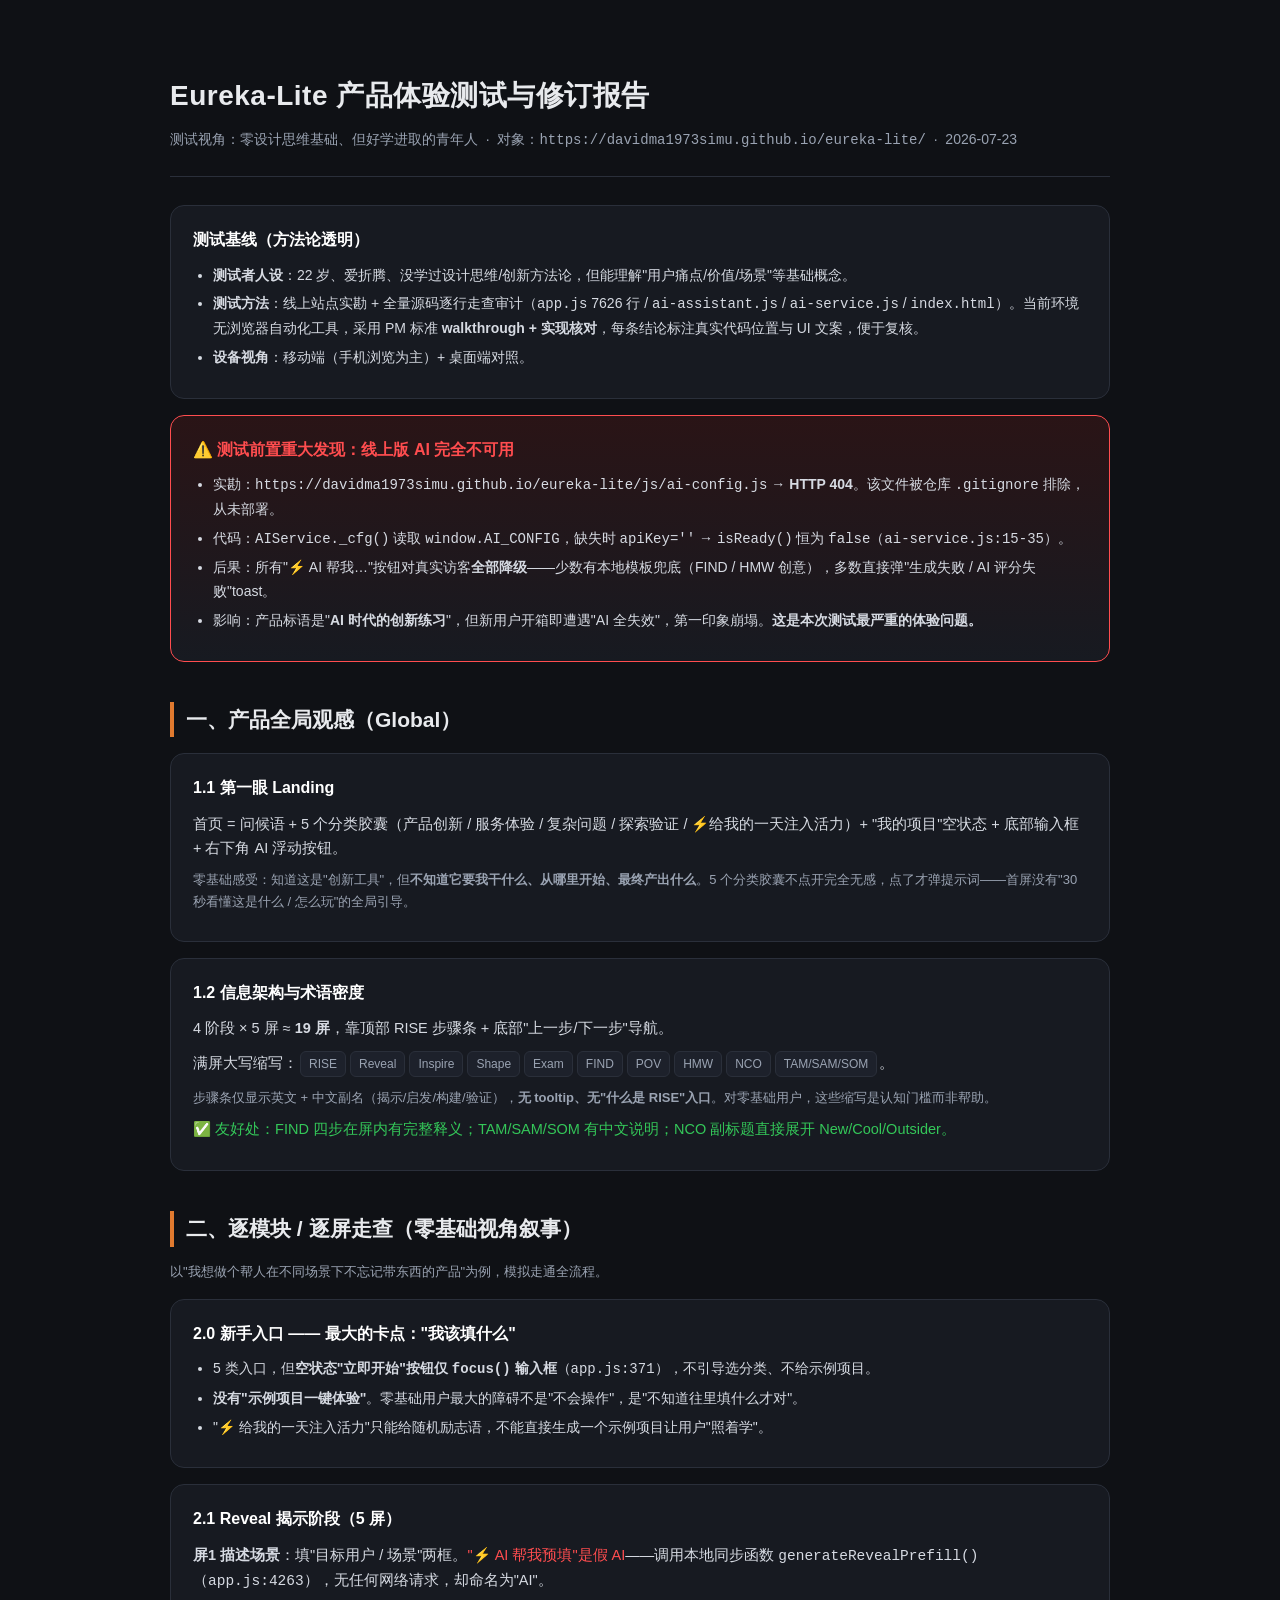
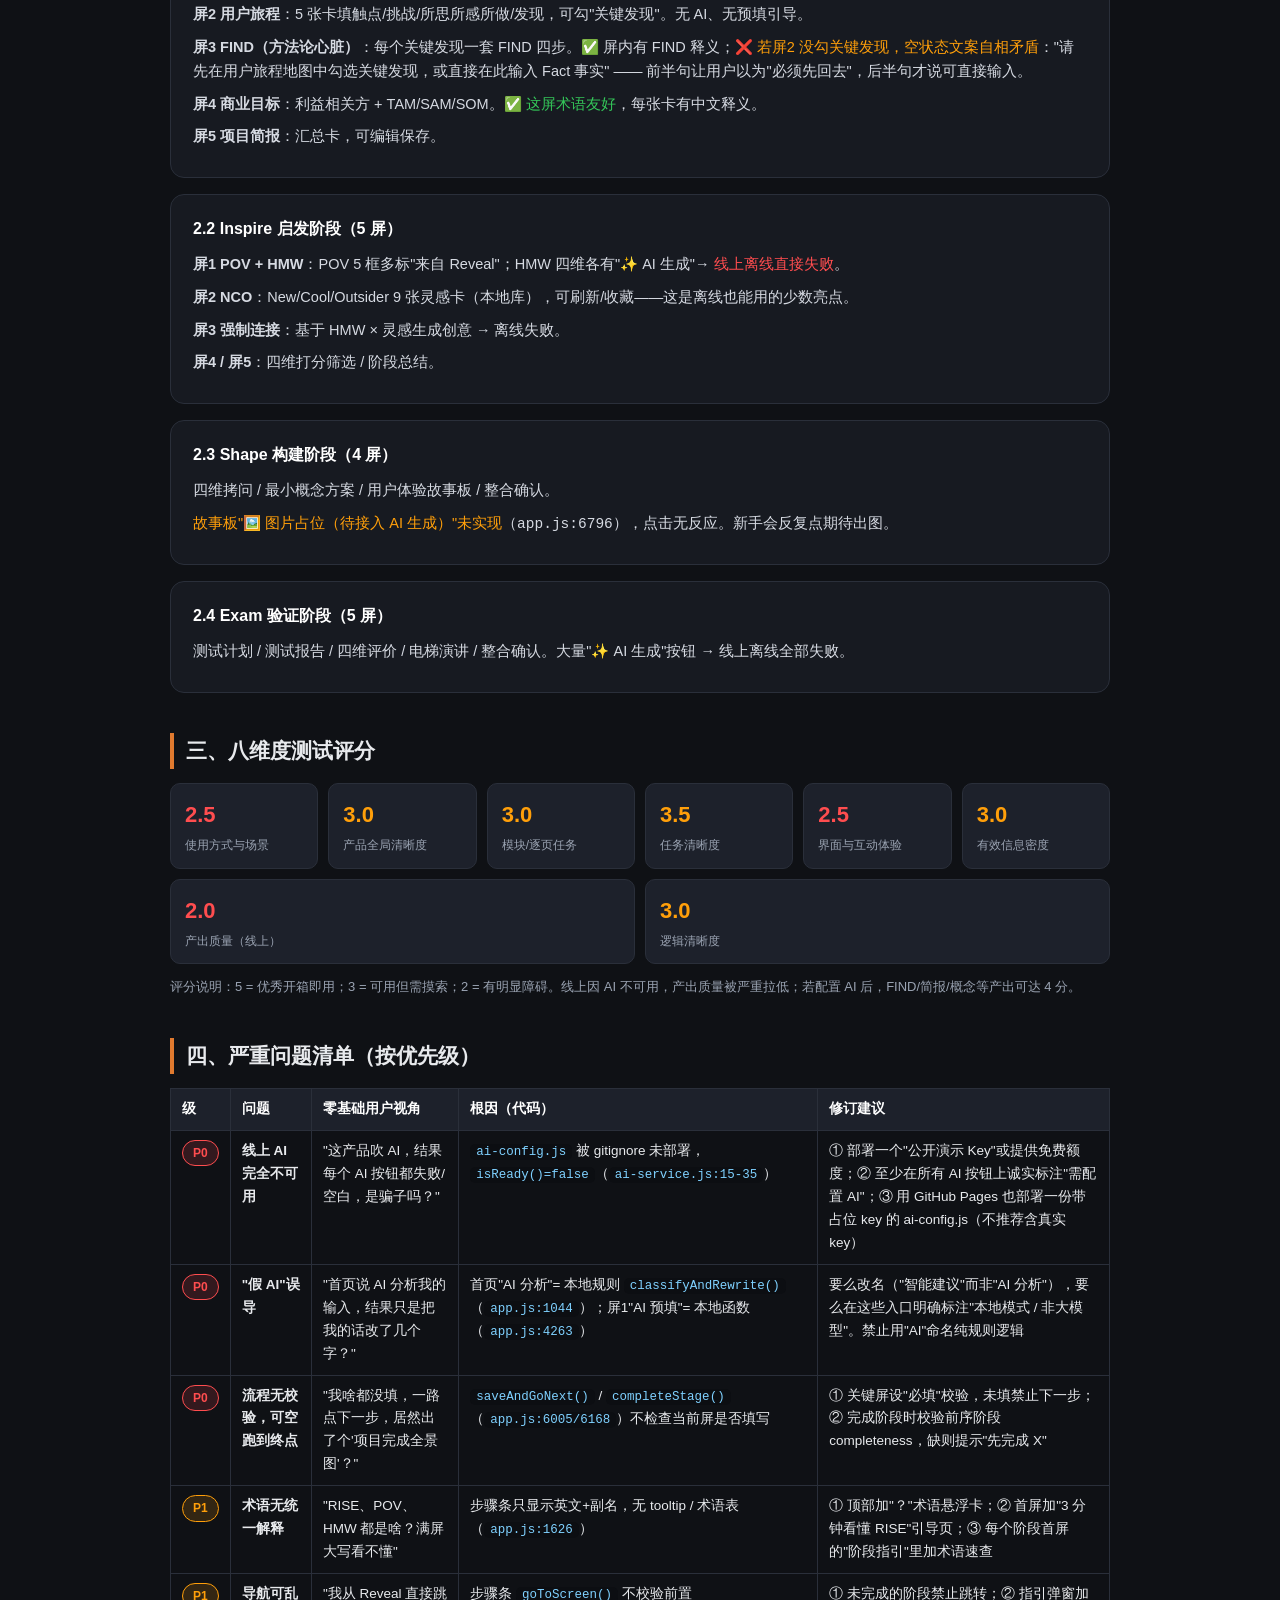
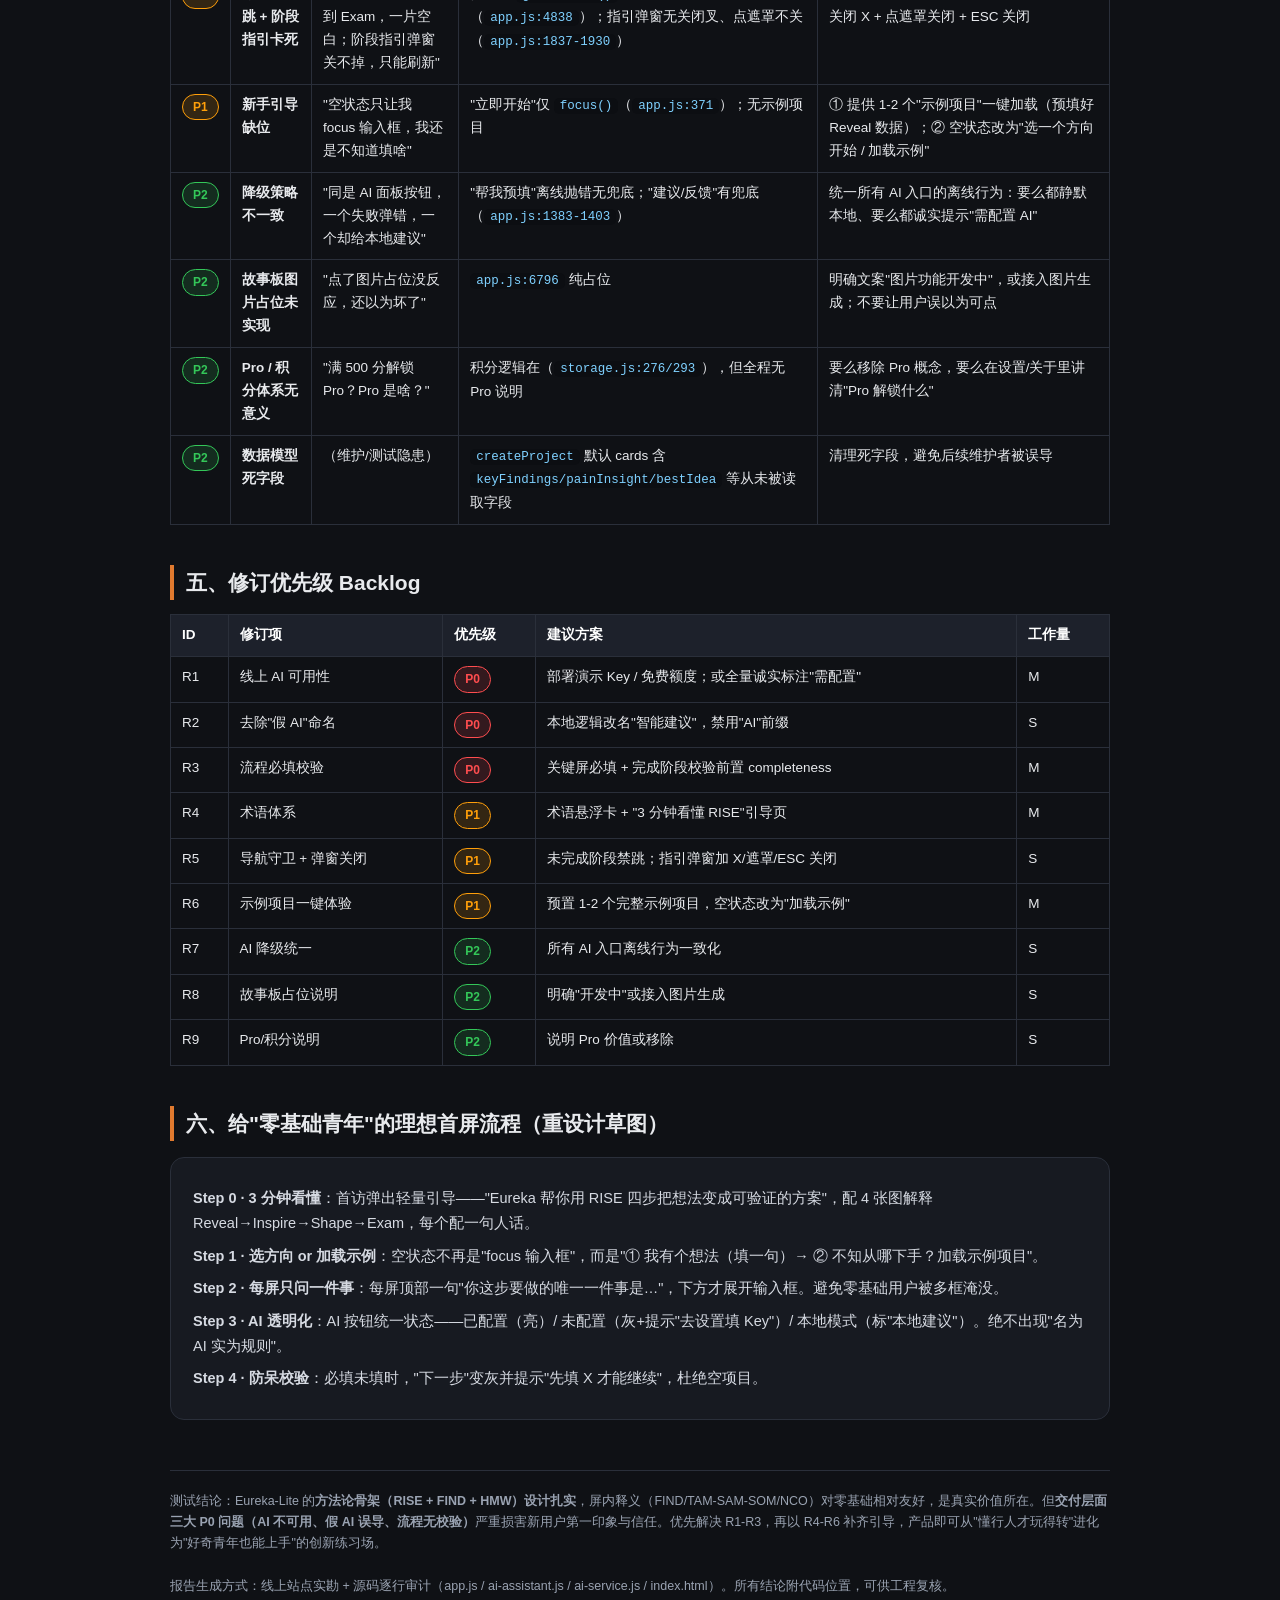
<file: PRODUCT_TEST_REPORT.html>
<!DOCTYPE html>
<html lang="zh-CN">
<head>
<meta charset="UTF-8">
<meta name="viewport" content="width=device-width, initial-scale=1.0">
<title>Eureka-Lite 产品体验测试与修订报告</title>
<style>
  :root{
    --bg:#0f1115; --card:#171a21; --card2:#1d212b; --line:#2a2f3a;
    --txt:#e8eaed; --sub:#9aa3b2; --accent:#E07A2F;
    --p0:#ff4d4f; --p1:#ff9f0a; --p2:#34c759; --info:#5ac8fa;
  }
  *{box-sizing:border-box;margin:0;padding:0}
  body{background:var(--bg);color:var(--txt);font-family:-apple-system,"PingFang SC","Microsoft YaHei",sans-serif;line-height:1.7;padding:0 0 80px}
  .wrap{max-width:980px;margin:0 auto;padding:32px 20px}
  header{padding:40px 0 24px;border-bottom:1px solid var(--line);margin-bottom:28px}
  h1{font-size:28px;font-weight:700;letter-spacing:.5px}
  .sub{color:var(--sub);margin-top:8px;font-size:14px}
  h2{font-size:21px;margin:40px 0 14px;padding-left:12px;border-left:4px solid var(--accent)}
  h3{font-size:16px;margin:24px 0 10px;color:#fff}
  p{margin:8px 0;color:#d6dae2;font-size:14.5px}
  .muted{color:var(--sub);font-size:13px}
  .card{background:var(--card);border:1px solid var(--line);border-radius:14px;padding:20px 22px;margin:16px 0}
  .card.alert{border-color:var(--p0);background:linear-gradient(180deg,#2a1416,#171a21)}
  table{width:100%;border-collapse:collapse;margin:14px 0;font-size:13.5px}
  th,td{border:1px solid var(--line);padding:9px 11px;text-align:left;vertical-align:top}
  th{background:var(--card2);color:#fff;font-weight:600}
  td code{background:#0c0e12;color:#7fd1ff;padding:1px 6px;border-radius:5px;font-size:12.5px}
  .pill{display:inline-block;padding:2px 10px;border-radius:20px;font-size:12px;font-weight:700}
  .p0{background:rgba(255,77,79,.15);color:var(--p0);border:1px solid var(--p0)}
  .p1{background:rgba(255,159,10,.15);color:var(--p1);border:1px solid var(--p1)}
  .p2{background:rgba(52,199,89,.15);color:var(--p2);border:1px solid var(--p2)}
  .tag{display:inline-block;background:var(--card2);border:1px solid var(--line);border-radius:6px;padding:2px 8px;font-size:12px;color:var(--sub);margin:2px}
  .quote{border-left:3px solid var(--accent);padding:8px 14px;background:#14171e;color:#cdd3dc;font-size:13.5px;margin:10px 0;border-radius:0 8px 8px 0}
  .score{display:flex;gap:10px;flex-wrap:wrap;margin:12px 0}
  .sc{background:var(--card2);border:1px solid var(--line);border-radius:10px;padding:12px 14px;flex:1;min-width:140px}
  .sc .n{font-size:22px;font-weight:700}
  .sc .l{font-size:12px;color:var(--sub);margin-top:2px}
  .ok{color:var(--p2)} .warn{color:var(--p1)} .bad{color:var(--p0)}
  ul{margin:8px 0 8px 20px} li{margin:5px 0;font-size:14px;color:#d6dae2}
  .kbd{background:#0c0e12;border:1px solid var(--line);border-radius:5px;padding:1px 7px;font-size:12px;color:#9aa3b2}
  .foot{margin-top:50px;padding-top:20px;border-top:1px solid var(--line);color:var(--sub);font-size:12.5px}
  .toc a{color:var(--info);text-decoration:none;font-size:13.5px;display:block;padding:3px 0}
</style>
</head>
<body>
<div class="wrap">

<header>
  <h1>Eureka-Lite 产品体验测试与修订报告</h1>
  <div class="sub">测试视角：零设计思维基础、但好学进取的青年人 &nbsp;·&nbsp; 对象：<code>https://davidma1973simu.github.io/eureka-lite/</code> &nbsp;·&nbsp; 2026-07-23</div>
</header>

<div class="card">
  <h3 style="margin-top:0">测试基线（方法论透明）</h3>
  <ul>
    <li><b>测试者人设</b>：22 岁、爱折腾、没学过设计思维/创新方法论，但能理解"用户痛点/价值/场景"等基础概念。</li>
    <li><b>测试方法</b>：线上站点实勘 + 全量源码逐行走查审计（<code>app.js</code> 7626 行 / <code>ai-assistant.js</code> / <code>ai-service.js</code> / <code>index.html</code>）。当前环境无浏览器自动化工具，采用 PM 标准 <b>walkthrough + 实现核对</b>，每条结论标注真实代码位置与 UI 文案，便于复核。</li>
    <li><b>设备视角</b>：移动端（手机浏览为主）+ 桌面端对照。</li>
  </ul>
</div>

<div class="card alert">
  <h3 style="margin-top:0;color:var(--p0)">⚠️ 测试前置重大发现：线上版 AI 完全不可用</h3>
  <ul>
    <li>实勘：<code>https://davidma1973simu.github.io/eureka-lite/js/ai-config.js</code> → <b>HTTP 404</b>。该文件被仓库 <code>.gitignore</code> 排除，从未部署。</li>
    <li>代码：<code>AIService._cfg()</code> 读取 <code>window.AI_CONFIG</code>，缺失时 <code>apiKey=''</code> → <code>isReady()</code> 恒为 <code>false</code>（<code>ai-service.js:15-35</code>）。</li>
    <li>后果：所有"⚡ AI 帮我…"按钮对真实访客<b>全部降级</b>——少数有本地模板兜底（FIND / HMW 创意），多数直接弹"生成失败 / AI 评分失败"toast。</li>
    <li>影响：产品标语是"<b>AI 时代的创新练习</b>"，但新用户开箱即遭遇"AI 全失效"，第一印象崩塌。<b>这是本次测试最严重的体验问题。</b></li>
  </ul>
</div>

<h2>一、产品全局观感（Global）</h2>

<div class="card">
  <h3 style="margin-top:0">1.1 第一眼 Landing</h3>
  <p>首页 = 问候语 + 5 个分类胶囊（产品创新 / 服务体验 / 复杂问题 / 探索验证 / ⚡给我的一天注入活力）+ "我的项目"空状态 + 底部输入框 + 右下角 AI 浮动按钮。</p>
  <p class="muted">零基础感受：知道这是"创新工具"，但<b>不知道它要我干什么、从哪里开始、最终产出什么</b>。5 个分类胶囊不点开完全无感，点了才弹提示词——首屏没有"30 秒看懂这是什么 / 怎么玩"的全局引导。</p>
</div>

<div class="card">
  <h3 style="margin-top:0">1.2 信息架构与术语密度</h3>
  <p>4 阶段 × 5 屏 ≈ <b>19 屏</b>，靠顶部 RISE 步骤条 + 底部"上一步/下一步"导航。</p>
  <p>满屏大写缩写：<span class="tag">RISE</span><span class="tag">Reveal</span><span class="tag">Inspire</span><span class="tag">Shape</span><span class="tag">Exam</span><span class="tag">FIND</span><span class="tag">POV</span><span class="tag">HMW</span><span class="tag">NCO</span><span class="tag">TAM/SAM/SOM</span>。</p>
  <p class="muted">步骤条仅显示英文 + 中文副名（揭示/启发/构建/验证），<b>无 tooltip、无"什么是 RISE"入口</b>。对零基础用户，这些缩写是认知门槛而非帮助。</p>
  <p class="ok">✅ 友好处：FIND 四步在屏内有完整释义；TAM/SAM/SOM 有中文说明；NCO 副标题直接展开 New/Cool/Outsider。</p>
</div>

<h2>二、逐模块 / 逐屏走查（零基础视角叙事）</h2>
<p class="muted">以"我想做个帮人在不同场景下不忘记带东西的产品"为例，模拟走通全流程。</p>

<div class="card">
  <h3 style="margin-top:0">2.0 新手入口 —— 最大的卡点："我该填什么"</h3>
  <ul>
    <li>5 类入口，但<b>空状态"立即开始"按钮仅 <code>focus()</code> 输入框</b>（<code>app.js:371</code>），不引导选分类、不给示例项目。</li>
    <li><b>没有"示例项目一键体验"</b>。零基础用户最大的障碍不是"不会操作"，是"不知道往里填什么才对"。</li>
    <li>"⚡ 给我的一天注入活力"只能给随机励志语，不能直接生成一个示例项目让用户"照着学"。</li>
  </ul>
</div>

<div class="card">
  <h3 style="margin-top:0">2.1 Reveal 揭示阶段（5 屏）</h3>
  <p><b>屏1 描述场景</b>：填"目标用户 / 场景"两框。<span class="bad">"⚡ AI 帮我预填"是假 AI</span>——调用本地同步函数 <code>generateRevealPrefill()</code>（<code>app.js:4263</code>），无任何网络请求，却命名为"AI"。</p>
  <p><b>屏2 用户旅程</b>：5 张卡填触点/挑战/所思所感所做/发现，可勾"关键发现"。无 AI、无预填引导。</p>
  <p><b>屏3 FIND（方法论心脏）</b>：每个关键发现一套 FIND 四步。✅ 屏内有 FIND 释义；<span class="warn">❌ 若屏2 没勾关键发现，空状态文案自相矛盾</span>："请先在用户旅程地图中勾选关键发现，或直接在此输入 Fact 事实" —— 前半句让用户以为"必须先回去"，后半句才说可直接输入。</p>
  <p><b>屏4 商业目标</b>：利益相关方 + TAM/SAM/SOM。<span class="ok">✅ 这屏术语友好</span>，每张卡有中文释义。</p>
  <p><b>屏5 项目简报</b>：汇总卡，可编辑保存。</p>
</div>

<div class="card">
  <h3 style="margin-top:0">2.2 Inspire 启发阶段（5 屏）</h3>
  <p><b>屏1 POV + HMW</b>：POV 5 框多标"来自 Reveal"；HMW 四维各有"✨ AI 生成"→ <span class="bad">线上离线直接失败</span>。</p>
  <p><b>屏2 NCO</b>：New/Cool/Outsider 9 张灵感卡（本地库），可刷新/收藏——这是离线也能用的少数亮点。</p>
  <p><b>屏3 强制连接</b>：基于 HMW × 灵感生成创意 → 离线失败。</p>
  <p><b>屏4 / 屏5</b>：四维打分筛选 / 阶段总结。</p>
</div>

<div class="card">
  <h3 style="margin-top:0">2.3 Shape 构建阶段（4 屏）</h3>
  <p>四维拷问 / 最小概念方案 / 用户体验故事板 / 整合确认。</p>
  <p><span class="warn">故事板"🖼️ 图片占位（待接入 AI 生成）"未实现</span>（<code>app.js:6796</code>），点击无反应。新手会反复点期待出图。</p>
</div>

<div class="card">
  <h3 style="margin-top:0">2.4 Exam 验证阶段（5 屏）</h3>
  <p>测试计划 / 测试报告 / 四维评价 / 电梯演讲 / 整合确认。大量"✨ AI 生成"按钮 → 线上离线全部失败。</p>
</div>

<h2>三、八维度测试评分</h2>
<div class="score">
  <div class="sc"><div class="n bad">2.5</div><div class="l">使用方式与场景</div></div>
  <div class="sc"><div class="n warn">3.0</div><div class="l">产品全局清晰度</div></div>
  <div class="sc"><div class="n warn">3.0</div><div class="l">模块/逐页任务</div></div>
  <div class="sc"><div class="n warn">3.5</div><div class="l">任务清晰度</div></div>
  <div class="sc"><div class="n bad">2.5</div><div class="l">界面与互动体验</div></div>
  <div class="sc"><div class="n warn">3.0</div><div class="l">有效信息密度</div></div>
  <div class="sc"><div class="n bad">2.0</div><div class="l">产出质量（线上）</div></div>
  <div class="sc"><div class="n warn">3.0</div><div class="l">逻辑清晰度</div></div>
</div>
<p class="muted">评分说明：5 = 优秀开箱即用；3 = 可用但需摸索；2 = 有明显障碍。线上因 AI 不可用，产出质量被严重拉低；若配置 AI 后，FIND/简报/概念等产出可达 4 分。</p>

<h2>四、严重问题清单（按优先级）</h2>

<table>
<tr><th style="width:38px">级</th><th>问题</th><th>零基础用户视角</th><th>根因（代码）</th><th>修订建议</th></tr>

<tr><td><span class="pill p0">P0</span></td><td><b>线上 AI 完全不可用</b></td><td>"这产品吹 AI，结果每个 AI 按钮都失败/空白，是骗子吗？"</td><td><code>ai-config.js</code> 被 gitignore 未部署，<code>isReady()=false</code>（<code>ai-service.js:15-35</code>）</td><td>① 部署一个"公开演示 Key"或提供免费额度；② 至少在所有 AI 按钮上诚实标注"需配置 AI"；③ 用 GitHub Pages 也部署一份带占位 key 的 ai-config.js（不推荐含真实 key）</td></tr>

<tr><td><span class="pill p0">P0</span></td><td><b>"假 AI"误导</b></td><td>"首页说 AI 分析我的输入，结果只是把我的话改了几个字？"</td><td>首页"AI 分析"= 本地规则 <code>classifyAndRewrite()</code>（<code>app.js:1044</code>）；屏1"AI 预填"= 本地函数（<code>app.js:4263</code>）</td><td>要么改名（"智能建议"而非"AI 分析"），要么在这些入口明确标注"本地模式 / 非大模型"。禁止用"AI"命名纯规则逻辑</td></tr>

<tr><td><span class="pill p0">P0</span></td><td><b>流程无校验，可空跑到终点</b></td><td>"我啥都没填，一路点下一步，居然出了个'项目完成全景图'？"</td><td><code>saveAndGoNext()</code> / <code>completeStage()</code>（<code>app.js:6005/6168</code>）不检查当前屏是否填写</td><td>① 关键屏设"必填"校验，未填禁止下一步；② 完成阶段时校验前序阶段 completeness，缺则提示"先完成 X"</td></tr>

<tr><td><span class="pill p1">P1</span></td><td><b>术语无统一解释</b></td><td>"RISE、POV、HMW 都是啥？满屏大写看不懂"</td><td>步骤条只显示英文+副名，无 tooltip / 术语表（<code>app.js:1626</code>）</td><td>① 顶部加"？"术语悬浮卡；② 首屏加"3 分钟看懂 RISE"引导页；③ 每个阶段首屏的"阶段指引"里加术语速查</td></tr>

<tr><td><span class="pill p1">P1</span></td><td><b>导航可乱跳 + 阶段指引卡死</b></td><td>"我从 Reveal 直接跳到 Exam，一片空白；阶段指引弹窗关不掉，只能刷新"</td><td>步骤条 <code>goToScreen()</code> 不校验前置（<code>app.js:4838</code>）；指引弹窗无关闭叉、点遮罩不关（<code>app.js:1837-1930</code>）</td><td>① 未完成的阶段禁止跳转；② 指引弹窗加关闭 X + 点遮罩关闭 + ESC 关闭</td></tr>

<tr><td><span class="pill p1">P1</span></td><td><b>新手引导缺位</b></td><td>"空状态只让我 focus 输入框，我还是不知道填啥"</td><td>"立即开始"仅 <code>focus()</code>（<code>app.js:371</code>）；无示例项目</td><td>① 提供 1-2 个"示例项目"一键加载（预填好 Reveal 数据）；② 空状态改为"选一个方向开始 / 加载示例"</td></tr>

<tr><td><span class="pill p2">P2</span></td><td><b>降级策略不一致</b></td><td>"同是 AI 面板按钮，一个失败弹错，一个却给本地建议"</td><td>"帮我预填"离线抛错无兜底；"建议/反馈"有兜底（<code>app.js:1383-1403</code>）</td><td>统一所有 AI 入口的离线行为：要么都静默本地、要么都诚实提示"需配置 AI"</td></tr>

<tr><td><span class="pill p2">P2</span></td><td><b>故事板图片占位未实现</b></td><td>"点了图片占位没反应，还以为坏了"</td><td><code>app.js:6796</code> 纯占位</td><td>明确文案"图片功能开发中"，或接入图片生成；不要让用户误以为可点</td></tr>

<tr><td><span class="pill p2">P2</span></td><td><b>Pro / 积分体系无意义</b></td><td>"满 500 分解锁 Pro？Pro 是啥？"</td><td>积分逻辑在（<code>storage.js:276/293</code>），但全程无 Pro 说明</td><td>要么移除 Pro 概念，要么在设置/关于里讲清"Pro 解锁什么"</td></tr>

<tr><td><span class="pill p2">P2</span></td><td><b>数据模型死字段</b></td><td>（维护/测试隐患）</td><td><code>createProject</code> 默认 cards 含 <code>keyFindings/painInsight/bestIdea</code> 等从未被读取字段</td><td>清理死字段，避免后续维护者被误导</td></tr>
</table>

<h2>五、修订优先级 Backlog</h2>
<table>
<tr><th>ID</th><th>修订项</th><th>优先级</th><th>建议方案</th><th>工作量</th></tr>
<tr><td>R1</td><td>线上 AI 可用性</td><td><span class="pill p0">P0</span></td><td>部署演示 Key / 免费额度；或全量诚实标注"需配置"</td><td>M</td></tr>
<tr><td>R2</td><td>去除"假 AI"命名</td><td><span class="pill p0">P0</span></td><td>本地逻辑改名"智能建议"，禁用"AI"前缀</td><td>S</td></tr>
<tr><td>R3</td><td>流程必填校验</td><td><span class="pill p0">P0</span></td><td>关键屏必填 + 完成阶段校验前置 completeness</td><td>M</td></tr>
<tr><td>R4</td><td>术语体系</td><td><span class="pill p1">P1</span></td><td>术语悬浮卡 + "3 分钟看懂 RISE"引导页</td><td>M</td></tr>
<tr><td>R5</td><td>导航守卫 + 弹窗关闭</td><td><span class="pill p1">P1</span></td><td>未完成阶段禁跳；指引弹窗加 X/遮罩/ESC 关闭</td><td>S</td></tr>
<tr><td>R6</td><td>示例项目一键体验</td><td><span class="pill p1">P1</span></td><td>预置 1-2 个完整示例项目，空状态改为"加载示例"</td><td>M</td></tr>
<tr><td>R7</td><td>AI 降级统一</td><td><span class="pill p2">P2</span></td><td>所有 AI 入口离线行为一致化</td><td>S</td></tr>
<tr><td>R8</td><td>故事板占位说明</td><td><span class="pill p2">P2</span></td><td>明确"开发中"或接入图片生成</td><td>S</td></tr>
<tr><td>R9</td><td>Pro/积分说明</td><td><span class="pill p2">P2</span></td><td>说明 Pro 价值或移除</td><td>S</td></tr>
</table>

<h2>六、给"零基础青年"的理想首屏流程（重设计草图）</h2>
<div class="card">
  <p><b>Step 0 · 3 分钟看懂</b>：首访弹出轻量引导——"Eureka 帮你用 RISE 四步把想法变成可验证的方案"，配 4 张图解释 Reveal→Inspire→Shape→Exam，每个配一句人话。</p>
  <p><b>Step 1 · 选方向 or 加载示例</b>：空状态不再是"focus 输入框"，而是"① 我有个想法（填一句）→ ② 不知从哪下手？加载示例项目"。</p>
  <p><b>Step 2 · 每屏只问一件事</b>：每屏顶部一句"你这步要做的唯一一件事是…"，下方才展开输入框。避免零基础用户被多框淹没。</p>
  <p><b>Step 3 · AI 透明化</b>：AI 按钮统一状态——已配置（亮）/ 未配置（灰+提示"去设置填 Key"）/ 本地模式（标"本地建议"）。绝不出现"名为 AI 实为规则"。</p>
  <p><b>Step 4 · 防呆校验</b>：必填未填时，"下一步"变灰并提示"先填 X 才能继续"，杜绝空项目。</p>
</div>

<div class="foot">
  测试结论：Eureka-Lite 的<b>方法论骨架（RISE + FIND + HMW）设计扎实</b>，屏内释义（FIND/TAM-SAM-SOM/NCO）对零基础相对友好，是真实价值所在。但<b>交付层面三大 P0 问题（AI 不可用、假 AI 误导、流程无校验）</b>严重损害新用户第一印象与信任。优先解决 R1-R3，再以 R4-R6 补齐引导，产品即可从"懂行人才玩得转"进化为"好奇青年也能上手"的创新练习场。
  <br><br>报告生成方式：线上站点实勘 + 源码逐行审计（app.js / ai-assistant.js / ai-service.js / index.html）。所有结论附代码位置，可供工程复核。
</div>

</div>
</body>
</html>
</file>
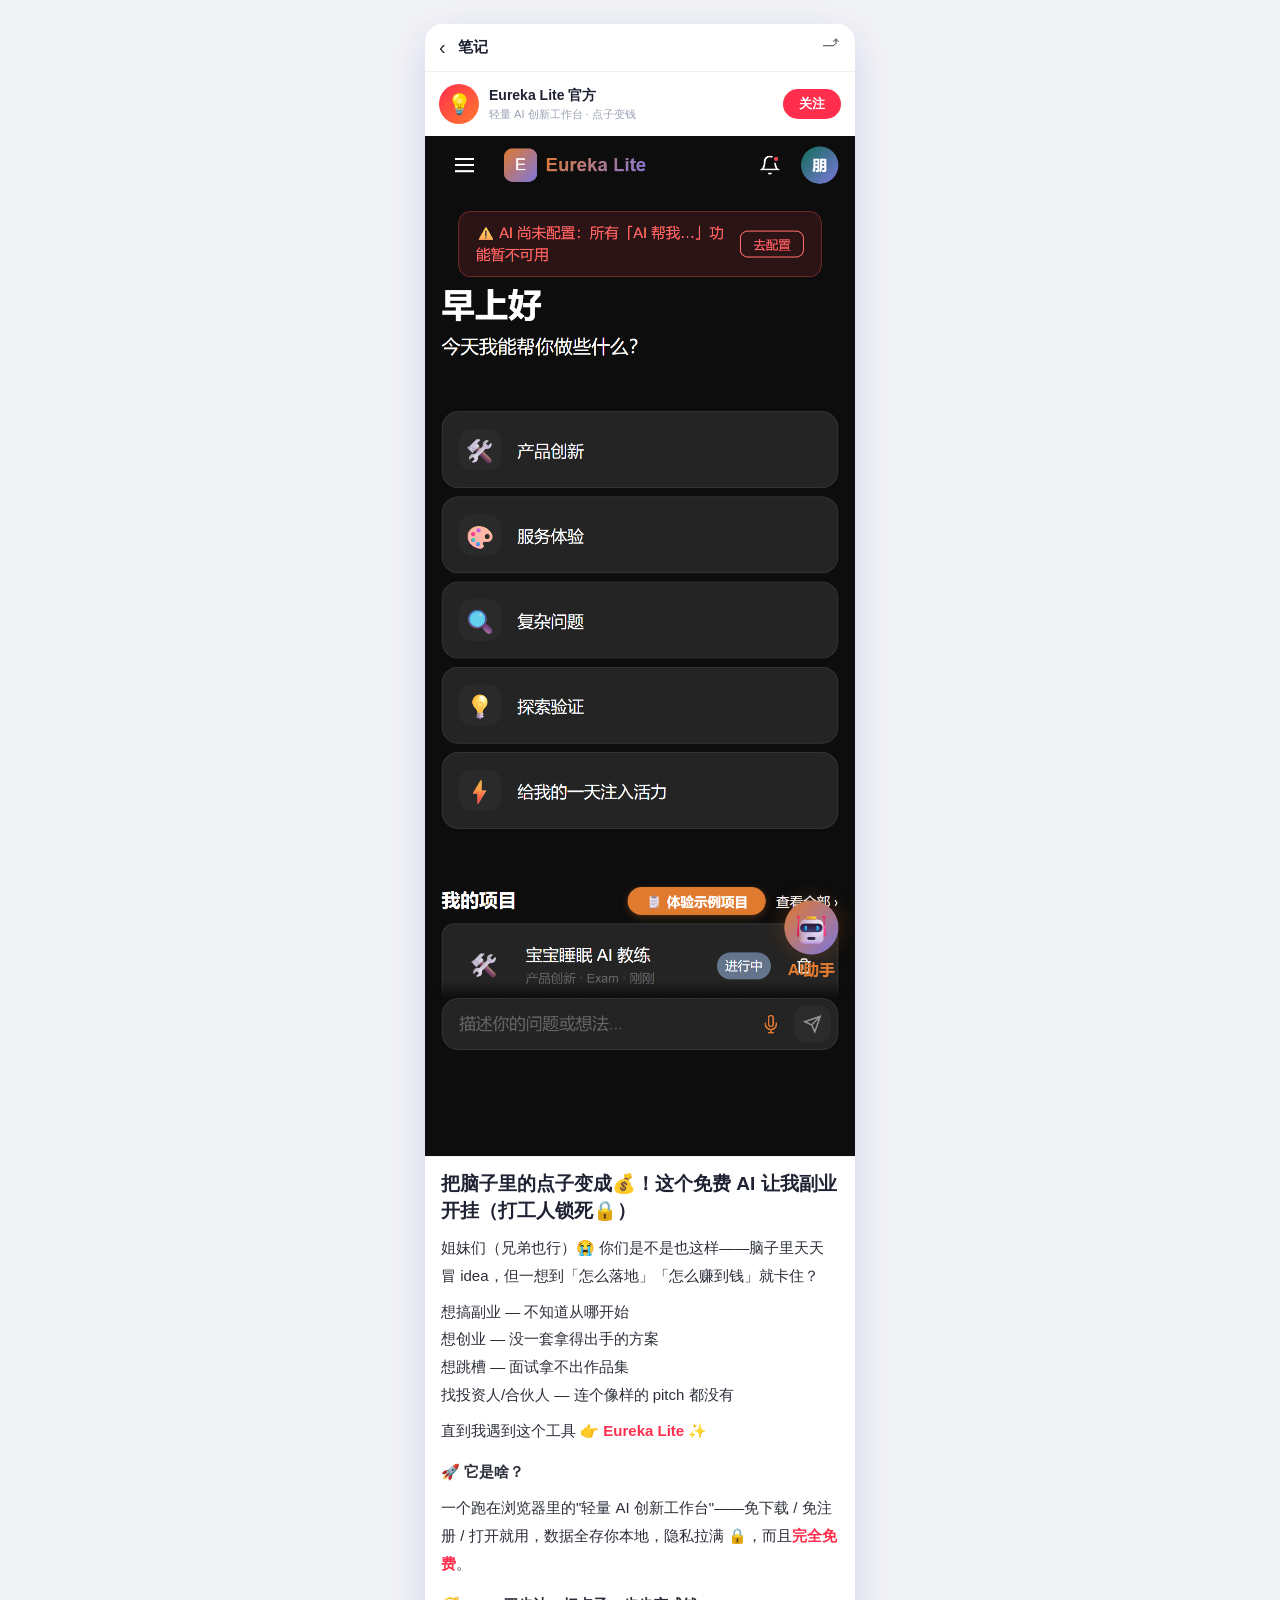
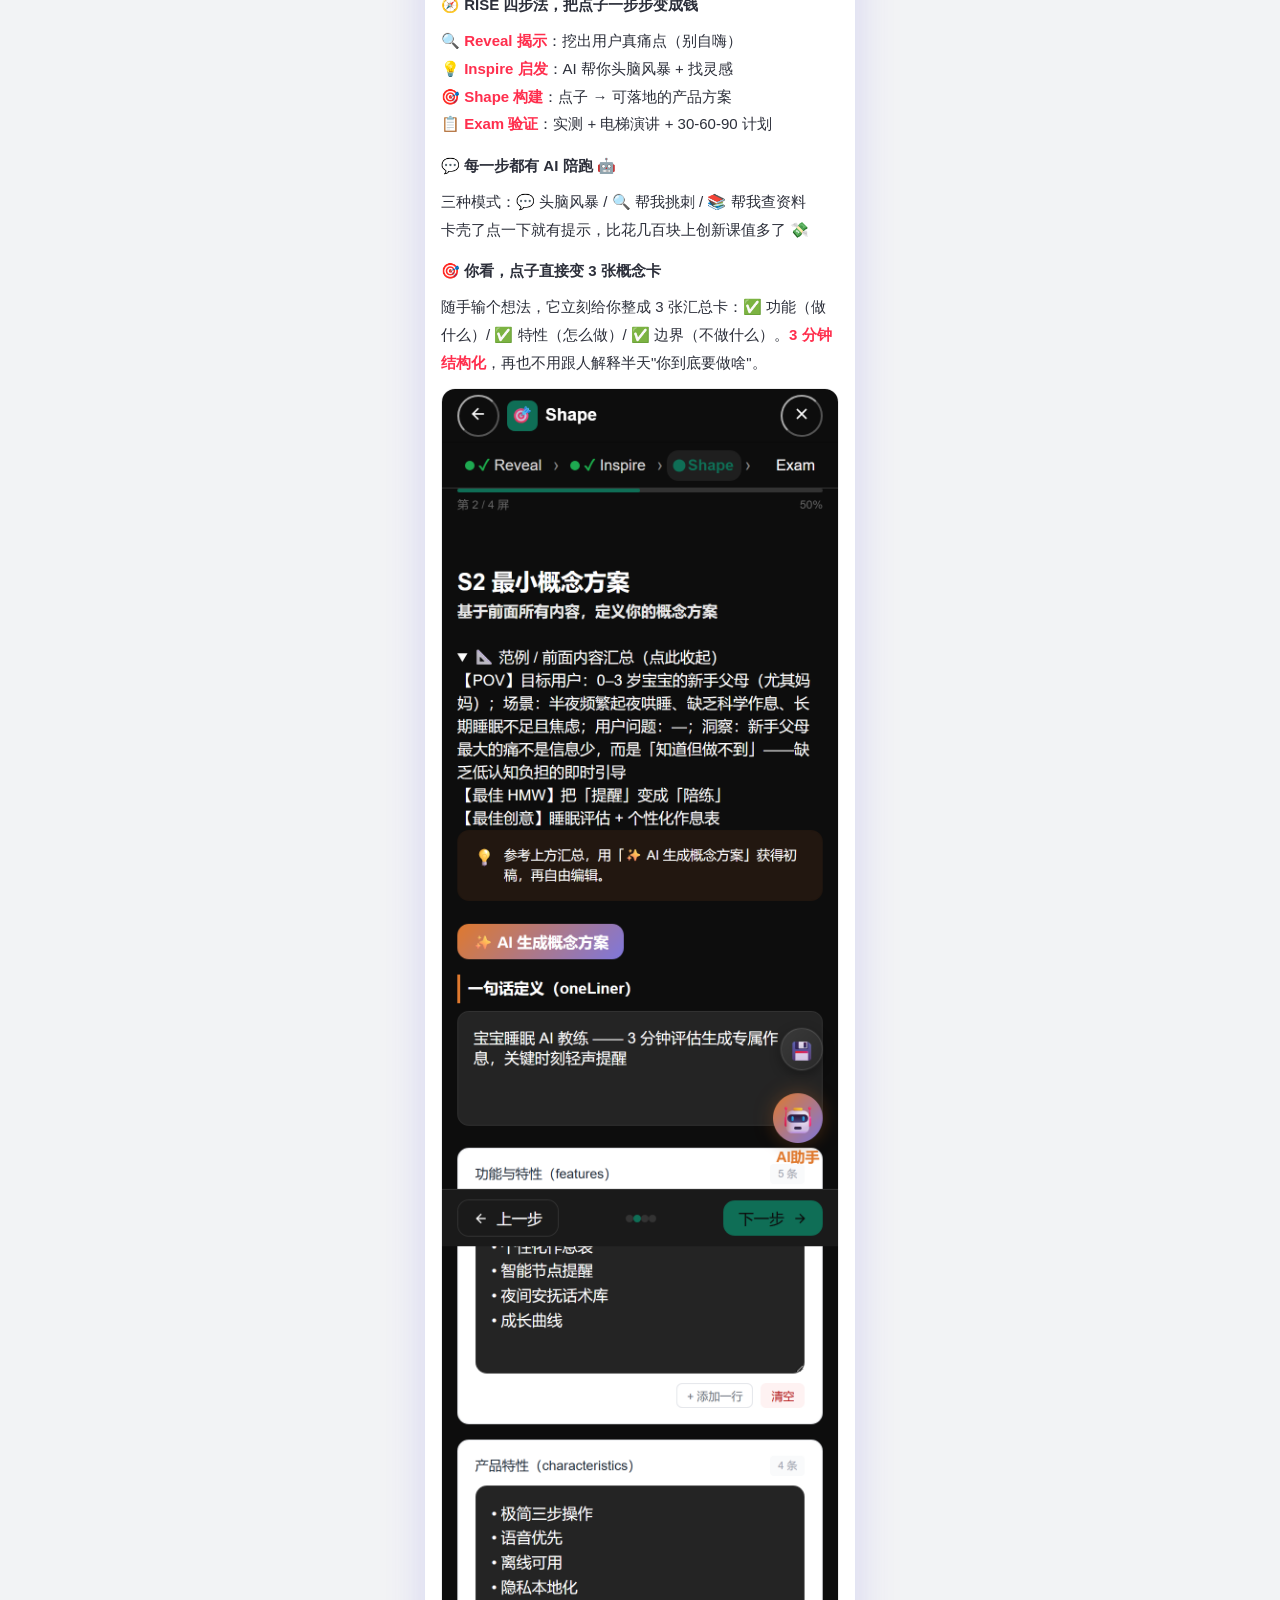
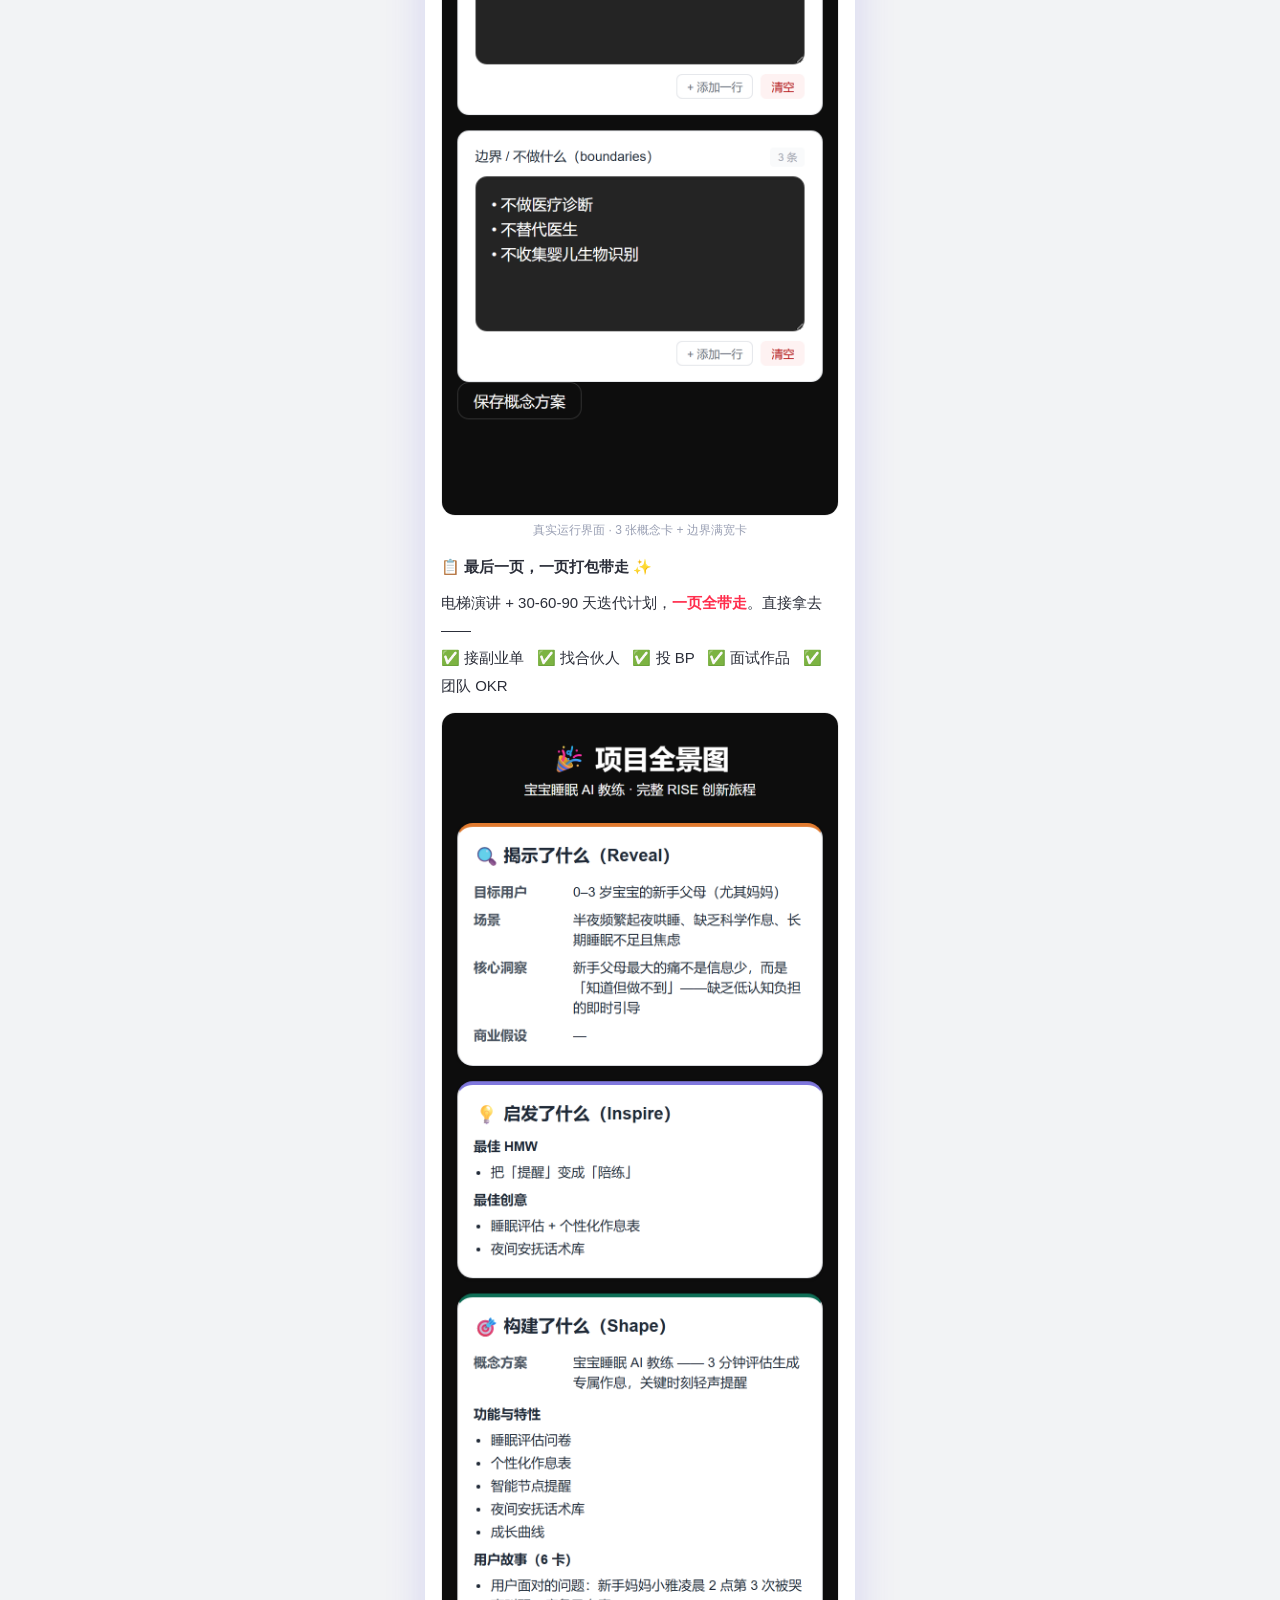
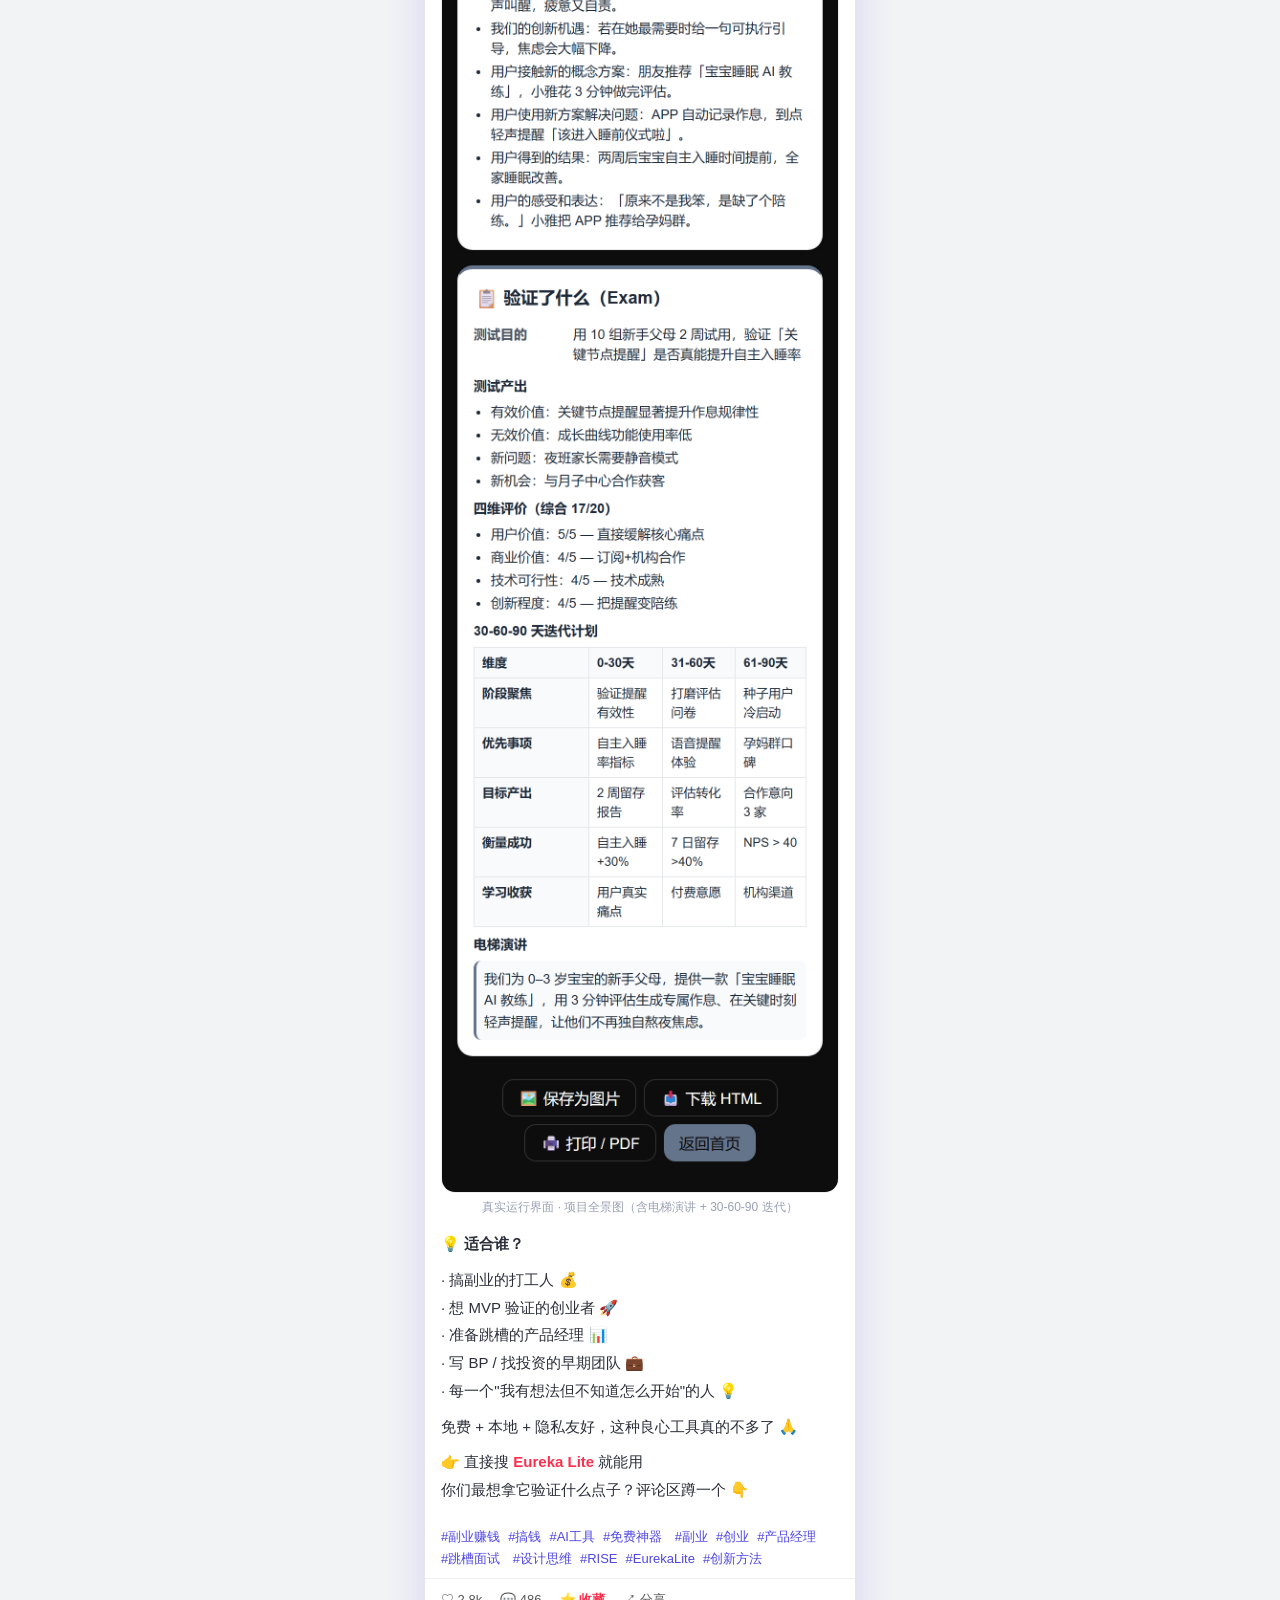
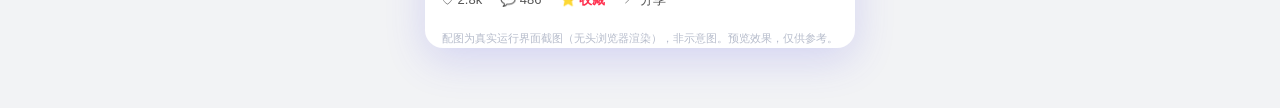
<file: xiaohongshu-post.html>
<!DOCTYPE html>
<html lang="zh-CN">
<head>
<meta charset="UTF-8" />
<meta name="viewport" content="width=device-width, initial-scale=1.0" />
<title>Eureka Lite · 小红书风格介绍（点子变钱）</title>
<style>
  * { box-sizing: border-box; margin: 0; padding: 0; }
  body {
    font-family: 'PingFang SC','Microsoft YaHei','Hiragino Sans GB',sans-serif;
    background: #f2f3f5;
    color: #1f2233;
    display: flex; justify-content: center;
    padding: 24px 12px 60px;
  }
  .phone {
    width: 100%; max-width: 430px; background: #fff;
    border-radius: 18px; overflow: hidden;
    box-shadow: 0 12px 40px rgba(79,70,229,.18);
  }
  .topbar {
    display: flex; align-items: center; gap: 12px;
    padding: 12px 14px; border-bottom: 1px solid #f0f0f3;
    position: sticky; top: 0; background: #fff; z-index: 5;
  }
  .topbar .back { font-size: 20px; color: #333; }
  .topbar .ttl { font-size: 15px; font-weight: 600; }
  .topbar .share { margin-left: auto; font-size: 18px; color: #555; }
  .author { display: flex; align-items: center; gap: 10px; padding: 12px 14px; }
  .avatar {
    width: 40px; height: 40px; border-radius: 50%;
    background: linear-gradient(135deg,#FF2E4D,#FF7A2E);
    color: #fff; display: flex; align-items: center; justify-content: center;
    font-size: 20px; flex: 0 0 auto;
  }
  .author .name { font-size: 14px; font-weight: 600; }
  .author .sub { font-size: 11px; color: #9aa0b4; margin-top: 2px; }
  .author .follow {
    margin-left: auto; background: #ff2e4d; color: #fff; border: none;
    padding: 6px 16px; border-radius: 16px; font-size: 13px; font-weight: 600;
  }
  .cover { width: 100%; display: block; border-bottom: 1px solid #f3f3f6; }
  .body { padding: 14px 16px 8px; }
  .body h1 { font-size: 19px; font-weight: 800; line-height: 1.4; margin-bottom: 10px; }
  .body p { font-size: 15px; line-height: 1.85; margin: 8px 0; color: #2c2f3a; }
  .body .hl { color: #FF2E4D; font-weight: 700; }
  .body .sec { font-weight: 700; margin-top: 14px; }
  .shot { width: 100%; border-radius: 14px; margin: 12px 0; border: 1px solid #eee; display: block; }
  .cap { font-size: 12px; color: #9aa0b4; text-align: center; margin: -6px 0 10px; }
  .tags { padding: 4px 16px 10px; }
  .tags span { display: inline-block; color: #4F46E5; font-size: 13px; margin: 4px 8px 0 0; }
  .bar {
    display: flex; gap: 18px; padding: 12px 16px; border-top: 1px solid #f0f0f3;
    color: #555; font-size: 13px; position: sticky; bottom: 0; background: #fff;
  }
  .bar .it { display: flex; align-items: center; gap: 5px; }
  .bar .save { color: #ff2e4d; font-weight: 600; }
  .note { text-align:center; font-size:11px; color:#b6bccb; padding:10px 0 2px; }
</style>
</head>
<body>
  <div class="phone">
    <div class="topbar">
      <span class="back">‹</span>
      <span class="ttl">笔记</span>
      <span class="share">⤴</span>
    </div>

    <div class="author">
      <div class="avatar">💡</div>
      <div>
        <div class="name">Eureka Lite 官方</div>
        <div class="sub">轻量 AI 创新工作台 · 点子变钱</div>
      </div>
      <button class="follow">关注</button>
    </div>

    <img class="cover" src="assets/screenshots/real-home.png" alt="Eureka Lite 真实首页" />

    <div class="body">
      <h1>把脑子里的点子变成💰！这个免费 AI 让我副业开挂（打工人锁死🔒）</h1>

      <p>姐妹们（兄弟也行）😭 你们是不是也这样——脑子里天天冒 idea，但一想到「怎么落地」「怎么赚到钱」就卡住？</p>

      <p>想搞副业 — 不知道从哪开始<br/>
         想创业 — 没一套拿得出手的方案<br/>
         想跳槽 — 面试拿不出作品集<br/>
         找投资人/合伙人 — 连个像样的 pitch 都没有</p>

      <p>直到我遇到这个工具 👉 <span class="hl">Eureka Lite</span> ✨</p>

      <p class="sec">🚀 它是啥？</p>
      <p>一个跑在浏览器里的"轻量 AI 创新工作台"——免下载 / 免注册 / 打开就用，数据全存你本地，隐私拉满 🔒，而且<span class="hl">完全免费</span>。</p>

      <p class="sec">🧭 RISE 四步法，把点子一步步变成钱</p>
      <p>🔍 <span class="hl">Reveal 揭示</span>：挖出用户真痛点（别自嗨）<br/>
         💡 <span class="hl">Inspire 启发</span>：AI 帮你头脑风暴 + 找灵感<br/>
         🎯 <span class="hl">Shape 构建</span>：点子 → 可落地的产品方案<br/>
         📋 <span class="hl">Exam 验证</span>：实测 + 电梯演讲 + 30-60-90 计划</p>

      <p class="sec">💬 每一步都有 AI 陪跑 🤖</p>
      <p>三种模式：💬 头脑风暴 / 🔍 帮我挑刺 / 📚 帮我查资料<br/>
         卡壳了点一下就有提示，比花几百块上创新课值多了 💸</p>

      <p class="sec">🎯 你看，点子直接变 3 张概念卡</p>
      <p>随手输个想法，它立刻给你整成 3 张汇总卡：✅ 功能（做什么）/ ✅ 特性（怎么做）/ ✅ 边界（不做什么）。<span class="hl">3 分钟结构化</span>，再也不用跟人解释半天"你到底要做啥"。</p>

      <img class="shot" src="assets/screenshots/real-shape-2.png" alt="真实 S2 最小概念 3 张汇总卡" />
      <div class="cap">真实运行界面 · 3 张概念卡 + 边界满宽卡</div>

      <p class="sec">📋 最后一页，一页打包带走 ✨</p>
      <p>电梯演讲 + 30-60-90 天迭代计划，<span class="hl">一页全带走</span>。直接拿去——<br/>
         ✅ 接副业单 &nbsp; ✅ 找合伙人 &nbsp; ✅ 投 BP &nbsp; ✅ 面试作品 &nbsp; ✅ 团队 OKR</p>

      <img class="shot" src="assets/screenshots/real-panorama.png" alt="真实项目全景图" />
      <div class="cap">真实运行界面 · 项目全景图（含电梯演讲 + 30-60-90 迭代）</div>

      <p class="sec">💡 适合谁？</p>
      <p>· 搞副业的打工人 💰<br/>
         · 想 MVP 验证的创业者 🚀<br/>
         · 准备跳槽的产品经理 📊<br/>
         · 写 BP / 找投资的早期团队 💼<br/>
         · 每一个"我有想法但不知道怎么开始"的人 💡</p>

      <p>免费 + 本地 + 隐私友好，这种良心工具真的不多了 🙏</p>
      <p>👉 直接搜 <span class="hl">Eureka Lite</span> 就能用<br/>
         你们最想拿它验证什么点子？评论区蹲一个 👇</p>
    </div>

    <div class="tags">
      <span>#副业赚钱</span><span>#搞钱</span><span>#AI工具</span><span>#免费神器</span>
      <span>#副业</span><span>#创业</span><span>#产品经理</span><span>#跳槽面试</span>
      <span>#设计思维</span><span>#RISE</span><span>#EurekaLite</span><span>#创新方法</span>
    </div>

    <div class="bar">
      <span class="it">♡ 2.8k</span>
      <span class="it">💬 486</span>
      <span class="it save">⭐ 收藏</span>
      <span class="it">↗ 分享</span>
    </div>
    <div class="note">配图为真实运行界面截图（无头浏览器渲染），非示意图。预览效果，仅供参考。</div>
  </div>
</body>
</html>
</file>
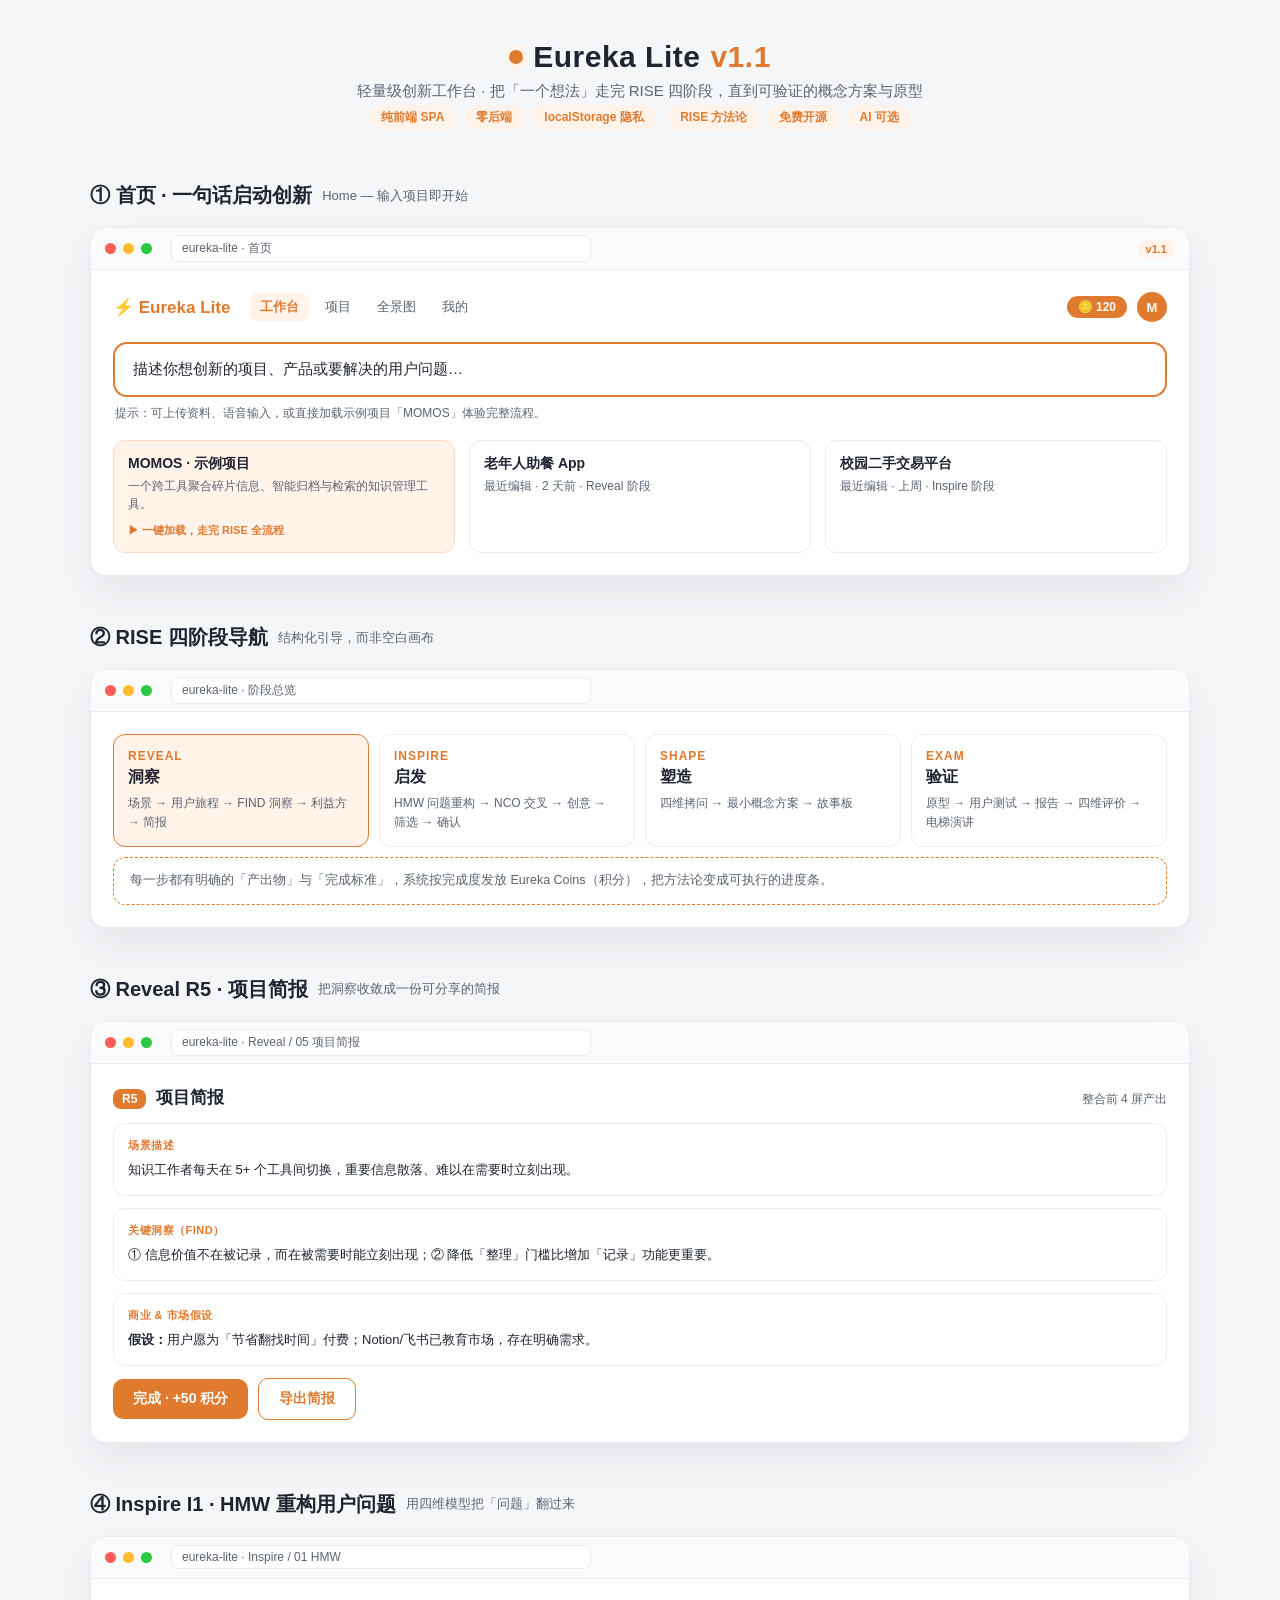
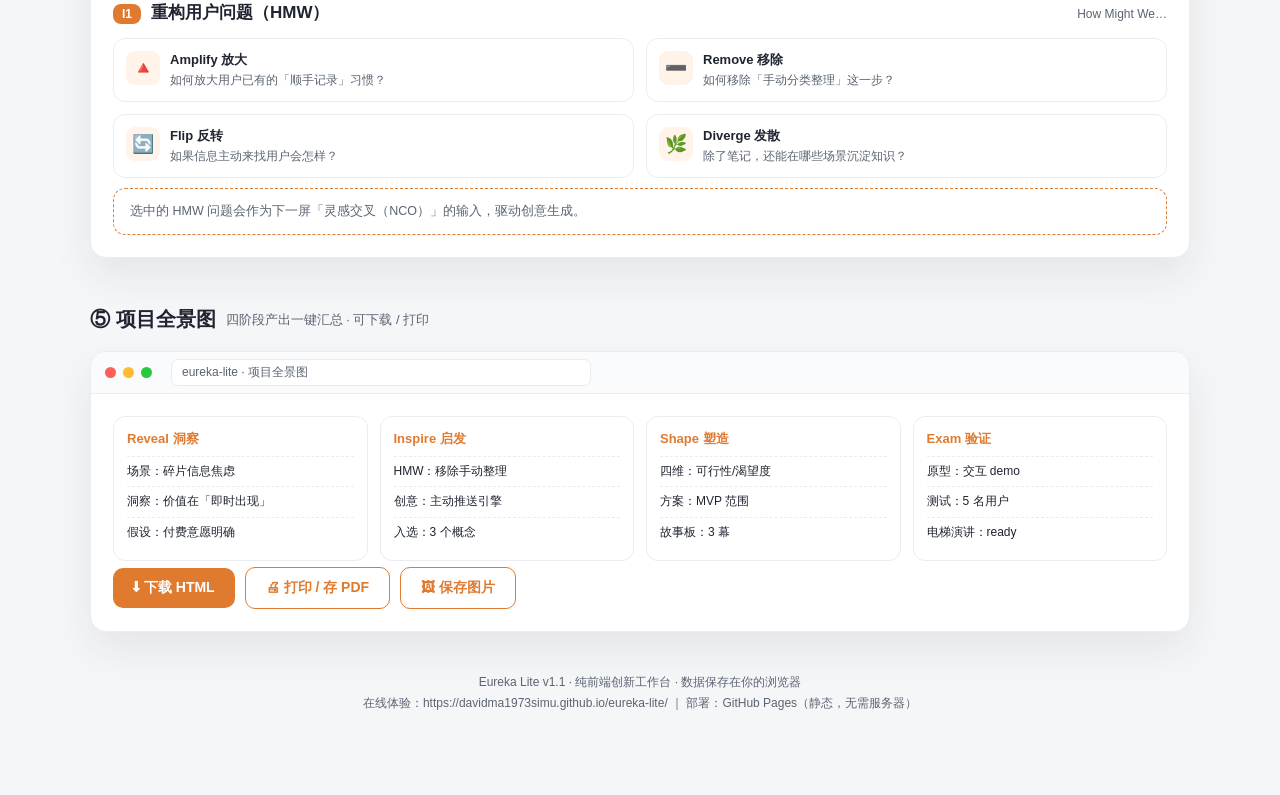
<file: docs/showcase.html>
<!DOCTYPE html>
<html lang="zh-CN">
<head>
<meta charset="UTF-8">
<meta name="viewport" content="width=device-width, initial-scale=1.0">
<title>Eureka Lite · 核心界面预览</title>
<style>
  :root{
    --brand:#E07A2F;
    --brand-soft:#FFF3EA;
    --ink:#1f2430;
    --ink-2:#5b6472;
    --line:#e9ecf1;
    --bg:#f5f6f8;
    --green:#2e9b6b;
    --radius:16px;
  }
  *{box-sizing:border-box;margin:0;padding:0}
  body{font-family:-apple-system,"PingFang SC","Microsoft YaHei",Segoe UI,Roboto,Helvetica,Arial,sans-serif;background:var(--bg);color:var(--ink);padding:40px 20px 80px;}
  .wrap{max-width:1100px;margin:0 auto;}
  header.page{text-align:center;margin-bottom:14px;}
  header.page .logo{display:inline-flex;align-items:center;gap:10px;font-size:30px;font-weight:800;letter-spacing:.5px;}
  header.page .logo .dot{width:14px;height:14px;border-radius:50%;background:var(--brand);box-shadow:0 0 0 5px var(--brand-soft);}
  header.page .sub{color:var(--ink-2);margin-top:8px;font-size:15px;}
  .tag{display:inline-block;background:var(--brand-soft);color:var(--brand);border-radius:999px;padding:4px 12px;font-size:12px;font-weight:700;margin:4px;}
  .section-title{margin:48px 0 18px;font-size:20px;font-weight:800;display:flex;align-items:center;gap:10px;}
  .section-title small{font-weight:500;color:var(--ink-2);font-size:13px;}

  /* browser frame */
  .screen{background:#fff;border:1px solid var(--line);border-radius:var(--radius);overflow:hidden;box-shadow:0 18px 40px rgba(31,36,48,.08);margin-bottom:34px;}
  .bar{height:42px;background:#fafbfc;border-bottom:1px solid var(--line);display:flex;align-items:center;gap:7px;padding:0 14px;}
  .bar .c{width:11px;height:11px;border-radius:50%;background:#e2e5ea;}
  .bar .c.r{background:#ff5f57}.bar .c.y{background:#febc2e}.bar .c.g{background:#28c840}
  .bar .url{margin-left:12px;font-size:12px;color:var(--ink-2);background:#fff;border:1px solid var(--line);border-radius:7px;padding:4px 10px;flex:1;max-width:420px;}
  .bar .badge{margin-left:auto;font-size:11px;color:var(--brand);font-weight:700;background:var(--brand-soft);border-radius:6px;padding:3px 8px;}
  .body{padding:22px;}

  /* top app bar */
  .appbar{display:flex;align-items:center;gap:12px;margin-bottom:20px;}
  .appbar .logo-mini{font-weight:800;color:var(--brand);font-size:17px;}
  .appbar .nav{display:flex;gap:6px;margin-left:8px;}
  .appbar .nav span{font-size:13px;color:var(--ink-2);padding:5px 10px;border-radius:8px;}
  .appbar .nav span.on{background:var(--brand-soft);color:var(--brand);font-weight:700;}
  .appbar .right{margin-left:auto;display:flex;align-items:center;gap:10px;font-size:13px;color:var(--ink-2);}
  .appbar .coin{background:var(--brand);color:#fff;border-radius:999px;padding:4px 11px;font-weight:700;font-size:12px;}
  .avatar{width:30px;height:30px;border-radius:50%;background:var(--brand);color:#fff;display:flex;align-items:center;justify-content:center;font-weight:700;font-size:13px;}

  /* home */
  .hero-input{border:2px solid var(--brand);border-radius:14px;padding:16px 18px;font-size:15px;color:var(--ink);background:#fff;width:100%;}
  .hero-input::placeholder{color:#aab0bb;}
  .hint{font-size:12px;color:var(--ink-2);margin:8px 2px 18px;}
  .cards{display:grid;grid-template-columns:repeat(3,1fr);gap:14px;}
  .pcard{border:1px solid var(--line);border-radius:12px;padding:14px;background:#fff;}
  .pcard .t{font-weight:700;font-size:14px;margin-bottom:4px;}
  .pcard .d{font-size:12px;color:var(--ink-2);line-height:1.5;}
  .pcard .ex{margin-top:10px;font-size:11px;color:var(--brand);font-weight:700;}
  .pcard.example{background:var(--brand-soft);border-color:#ffd9bf;}

  /* stage tracker */
  .track{display:flex;gap:10px;flex-wrap:wrap;}
  .stage{flex:1;min-width:150px;border:1px solid var(--line);border-radius:12px;padding:14px;background:#fff;}
  .stage .k{font-size:12px;color:var(--brand);font-weight:800;letter-spacing:1px;}
  .stage .n{font-size:16px;font-weight:800;margin:4px 0 6px;}
  .stage .s{font-size:12px;color:var(--ink-2);line-height:1.6;}
  .stage.done{border-color:var(--brand);background:var(--brand-soft);}

  /* generic screen blocks */
  .screen-head{display:flex;align-items:baseline;gap:10px;margin-bottom:14px;}
  .screen-head .num{background:var(--brand);color:#fff;border-radius:8px;padding:3px 9px;font-size:12px;font-weight:800;}
  .screen-head h3{font-size:17px;}
  .screen-head .sub{margin-left:auto;font-size:12px;color:var(--ink-2);}
  .panel{border:1px solid var(--line);border-radius:12px;padding:14px;margin-bottom:12px;background:#fff;}
  .panel .label{font-size:11px;color:var(--brand);font-weight:800;text-transform:uppercase;letter-spacing:.5px;margin-bottom:6px;}
  .panel .txt{font-size:13px;line-height:1.7;color:var(--ink);}
  .grid2{display:grid;grid-template-columns:1fr 1fr;gap:12px;}
  .dim{display:flex;gap:10px;align-items:flex-start;padding:12px;border:1px solid var(--line);border-radius:12px;}
  .dim .ic{width:34px;height:34px;border-radius:9px;background:var(--brand-soft);color:var(--brand);display:flex;align-items:center;justify-content:center;font-size:18px;flex:none;}
  .dim .c .tt{font-weight:700;font-size:13px;}
  .dim .c .dd{font-size:12px;color:var(--ink-2);line-height:1.5;margin-top:2px;}
  .btn{display:inline-block;background:var(--brand);color:#fff;border:none;border-radius:10px;padding:11px 20px;font-weight:700;font-size:14px;}
  .btn.ghost{background:#fff;color:var(--brand);border:1.5px solid var(--brand);}
  .row{display:flex;gap:10px;align-items:center;margin-top:6px;}
  .pill{font-size:11px;border:1px solid var(--line);border-radius:999px;padding:3px 9px;color:var(--ink-2);}
  .pill.on{background:var(--brand);color:#fff;border-color:var(--brand);}

  /* panorama */
  .pano{display:grid;grid-template-columns:repeat(4,1fr);gap:12px;}
  .pcol{border:1px solid var(--line);border-radius:12px;padding:13px;background:#fff;}
  .pcol .h{font-weight:800;font-size:13px;color:var(--brand);margin-bottom:8px;}
  .pcol .li{font-size:12px;color:var(--ink);line-height:1.6;padding:5px 0;border-top:1px dashed var(--line);}
  .pcol .li:first-of-type{border-top:none;}

  footer{text-align:center;color:var(--ink-2);font-size:12px;margin-top:40px;line-height:1.8;}
  .note{background:#fff;border:1px dashed var(--brand);border-radius:12px;padding:12px 16px;color:var(--ink-2);font-size:12.5px;line-height:1.7;margin-top:10px;}
</style>
</head>
<body>
<div class="wrap">
  <header class="page">
    <div class="logo"><span class="dot"></span>Eureka Lite <span style="color:var(--brand)">v1.1</span></div>
    <div class="sub">轻量级创新工作台 · 把「一个想法」走完 RISE 四阶段，直到可验证的概念方案与原型</div>
    <div>
      <span class="tag">纯前端 SPA</span><span class="tag">零后端</span><span class="tag">localStorage 隐私</span>
      <span class="tag">RISE 方法论</span><span class="tag">免费开源</span><span class="tag">AI 可选</span>
    </div>
  </header>

  <!-- 1. HOME -->
  <div class="section-title">① 首页 · 一句话启动创新 <small>Home — 输入项目即开始</small></div>
  <div class="screen">
    <div class="bar"><span class="c r"></span><span class="c y"></span><span class="c g"></span><span class="url">eureka-lite · 首页</span><span class="badge">v1.1</span></div>
    <div class="body">
      <div class="appbar">
        <span class="logo-mini">⚡ Eureka Lite</span>
        <div class="nav"><span class="on">工作台</span><span>项目</span><span>全景图</span><span>我的</span></div>
        <div class="right"><span class="coin">🪙 120</span><span class="avatar">M</span></div>
      </div>
      <div class="hero-input">描述你想创新的项目、产品或要解决的用户问题…</div>
      <div class="hint">提示：可上传资料、语音输入，或直接加载示例项目「MOMOS」体验完整流程。</div>
      <div class="cards">
        <div class="pcard example">
          <div class="t">MOMOS · 示例项目</div>
          <div class="d">一个跨工具聚合碎片信息、智能归档与检索的知识管理工具。</div>
          <div class="ex">▶ 一键加载，走完 RISE 全流程</div>
        </div>
        <div class="pcard"><div class="t">老年人助餐 App</div><div class="d">最近编辑 · 2 天前 · Reveal 阶段</div></div>
        <div class="pcard"><div class="t">校园二手交易平台</div><div class="d">最近编辑 · 上周 · Inspire 阶段</div></div>
      </div>
    </div>
  </div>

  <!-- 2. STAGE TRACKER -->
  <div class="section-title">② RISE 四阶段导航 <small>结构化引导，而非空白画布</small></div>
  <div class="screen">
    <div class="bar"><span class="c r"></span><span class="c y"></span><span class="c g"></span><span class="url">eureka-lite · 阶段总览</span></div>
    <div class="body">
      <div class="track">
        <div class="stage done"><div class="k">REVEAL</div><div class="n">洞察</div><div class="s">场景 → 用户旅程 → FIND 洞察 → 利益方 → 简报</div></div>
        <div class="stage"><div class="k">INSPIRE</div><div class="n">启发</div><div class="s">HMW 问题重构 → NCO 交叉 → 创意 → 筛选 → 确认</div></div>
        <div class="stage"><div class="k">SHAPE</div><div class="n">塑造</div><div class="s">四维拷问 → 最小概念方案 → 故事板</div></div>
        <div class="stage"><div class="k">EXAM</div><div class="n">验证</div><div class="s">原型 → 用户测试 → 报告 → 四维评价 → 电梯演讲</div></div>
      </div>
      <div class="note">每一步都有明确的「产出物」与「完成标准」，系统按完成度发放 Eureka Coins（积分），把方法论变成可执行的进度条。</div>
    </div>
  </div>

  <!-- 3. REVEAL R5 -->
  <div class="section-title">③ Reveal R5 · 项目简报 <small>把洞察收敛成一份可分享的简报</small></div>
  <div class="screen">
    <div class="bar"><span class="c r"></span><span class="c y"></span><span class="c g"></span><span class="url">eureka-lite · Reveal / 05 项目简报</span></div>
    <div class="body">
      <div class="screen-head"><span class="num">R5</span><h3>项目简报</h3><span class="sub">整合前 4 屏产出</span></div>
      <div class="panel"><div class="label">场景描述</div><div class="txt">知识工作者每天在 5+ 个工具间切换，重要信息散落、难以在需要时立刻出现。</div></div>
      <div class="panel"><div class="label">关键洞察（FIND）</div><div class="txt">① 信息价值不在被记录，而在被需要时能立刻出现；② 降低「整理」门槛比增加「记录」功能更重要。</div></div>
      <div class="panel"><div class="label">商业 & 市场假设</div><div class="txt"><strong>假设：</strong>用户愿为「节省翻找时间」付费；Notion/飞书已教育市场，存在明确需求。</div></div>
      <div class="row"><button class="btn">完成 · +50 积分</button><button class="btn ghost">导出简报</button></div>
    </div>
  </div>

  <!-- 4. INSPIRE I1 -->
  <div class="section-title">④ Inspire I1 · HMW 重构用户问题 <small>用四维模型把「问题」翻过来</small></div>
  <div class="screen">
    <div class="bar"><span class="c r"></span><span class="c y"></span><span class="c g"></span><span class="url">eureka-lite · Inspire / 01 HMW</span></div>
    <div class="body">
      <div class="screen-head"><span class="num">I1</span><h3>重构用户问题（HMW）</h3><span class="sub">How Might We…</span></div>
      <div class="grid2">
        <div class="dim"><div class="ic">🔺</div><div class="c"><div class="tt">Amplify 放大</div><div class="dd">如何放大用户已有的「顺手记录」习惯？</div></div></div>
        <div class="dim"><div class="ic">➖</div><div class="c"><div class="tt">Remove 移除</div><div class="dd">如何移除「手动分类整理」这一步？</div></div></div>
        <div class="dim"><div class="ic">🔄</div><div class="c"><div class="tt">Flip 反转</div><div class="dd">如果信息主动来找用户会怎样？</div></div></div>
        <div class="dim"><div class="ic">🌿</div><div class="c"><div class="tt">Diverge 发散</div><div class="dd">除了笔记，还能在哪些场景沉淀知识？</div></div></div>
      </div>
      <div class="note">选中的 HMW 问题会作为下一屏「灵感交叉（NCO）」的输入，驱动创意生成。</div>
    </div>
  </div>

  <!-- 5. PANORAMA -->
  <div class="section-title">⑤ 项目全景图 <small>四阶段产出一键汇总 · 可下载 / 打印</small></div>
  <div class="screen">
    <div class="bar"><span class="c r"></span><span class="c y"></span><span class="c g"></span><span class="url">eureka-lite · 项目全景图</span></div>
    <div class="body">
      <div class="pano">
        <div class="pcol"><div class="h">Reveal 洞察</div><div class="li">场景：碎片信息焦虑</div><div class="li">洞察：价值在「即时出现」</div><div class="li">假设：付费意愿明确</div></div>
        <div class="pcol"><div class="h">Inspire 启发</div><div class="li">HMW：移除手动整理</div><div class="li">创意：主动推送引擎</div><div class="li">入选：3 个概念</div></div>
        <div class="pcol"><div class="h">Shape 塑造</div><div class="li">四维：可行性/渴望度</div><div class="li">方案：MVP 范围</div><div class="li">故事板：3 幕</div></div>
        <div class="pcol"><div class="h">Exam 验证</div><div class="li">原型：交互 demo</div><div class="li">测试：5 名用户</div><div class="li">电梯演讲：ready</div></div>
      </div>
      <div class="row">
        <button class="btn">⬇ 下载 HTML</button>
        <button class="btn ghost">🖨 打印 / 存 PDF</button>
        <button class="btn ghost">🖼 保存图片</button>
      </div>
    </div>
  </div>

  <footer>
    Eureka Lite v1.1 · 纯前端创新工作台 · 数据保存在你的浏览器<br>
    在线体验：https://davidma1973simu.github.io/eureka-lite/ ｜ 部署：GitHub Pages（静态，无需服务器）
  </footer>
</div>
</body>
</html>
</file>
